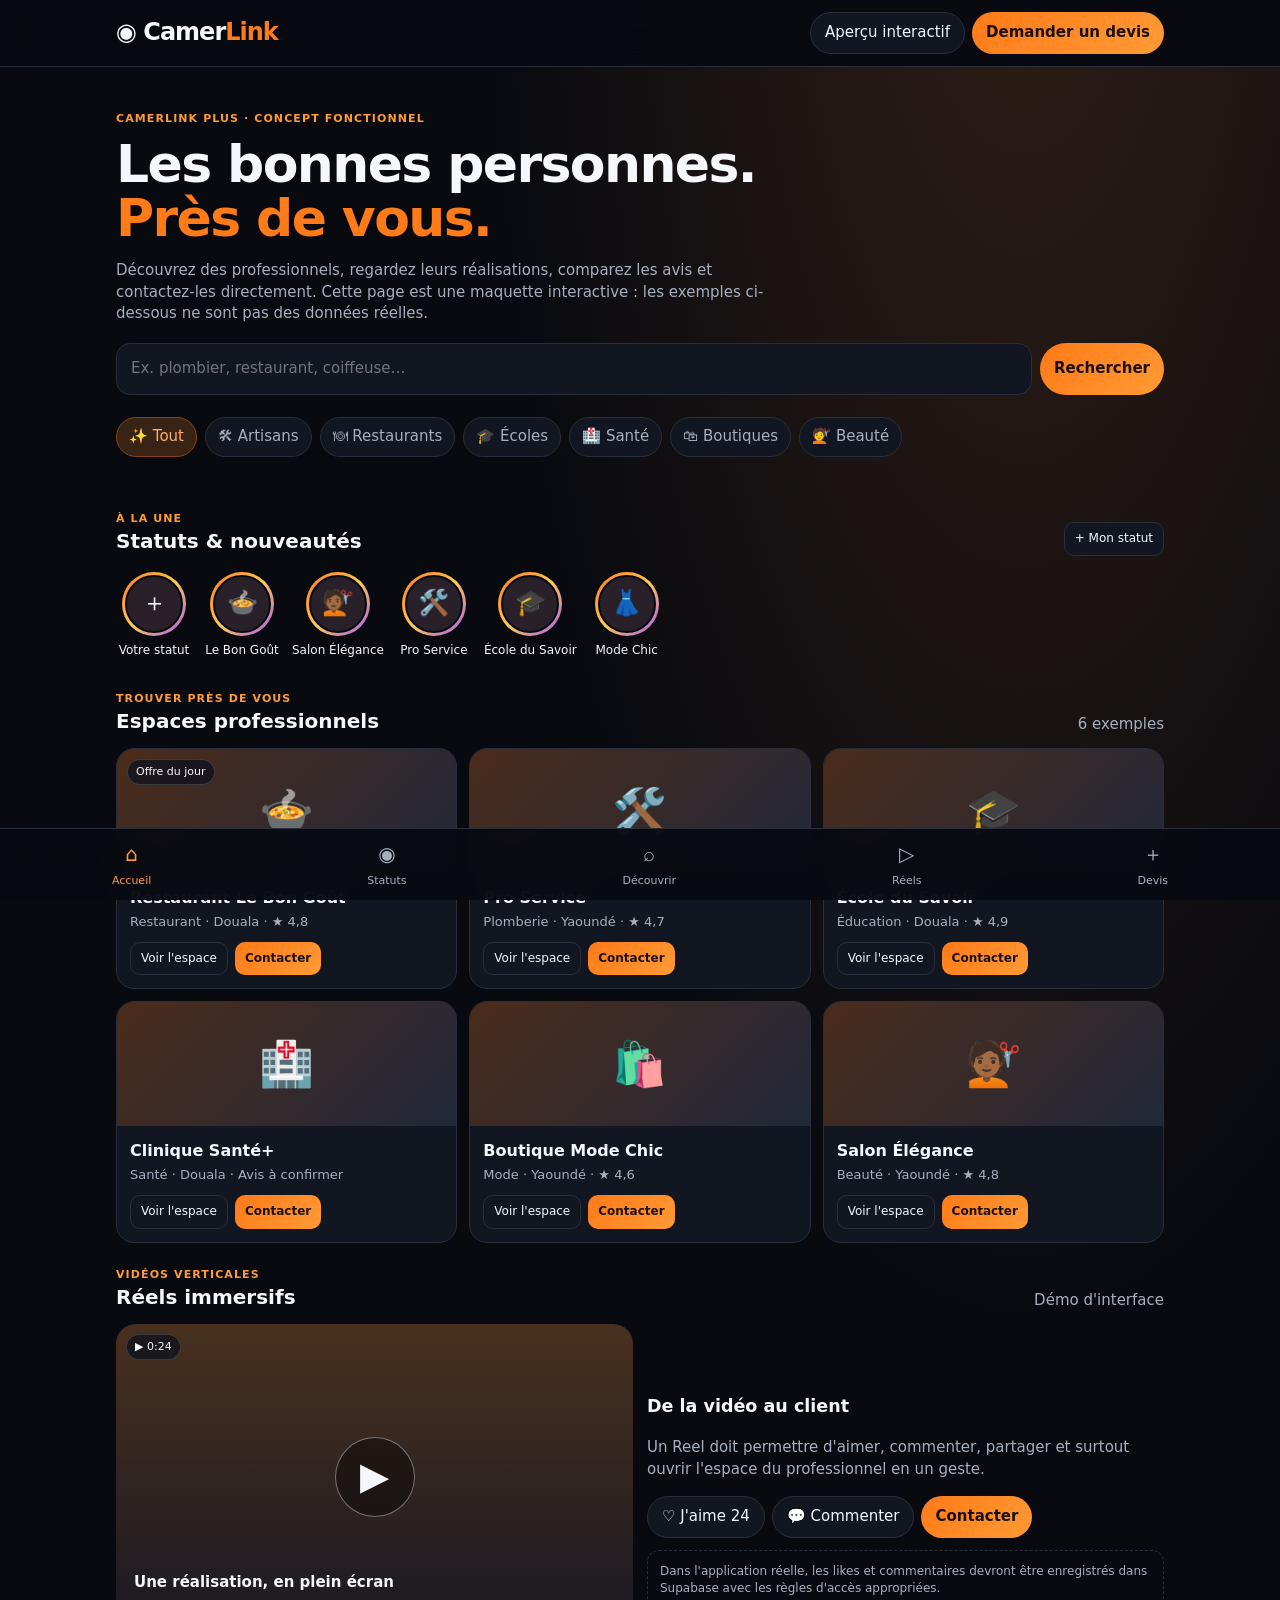
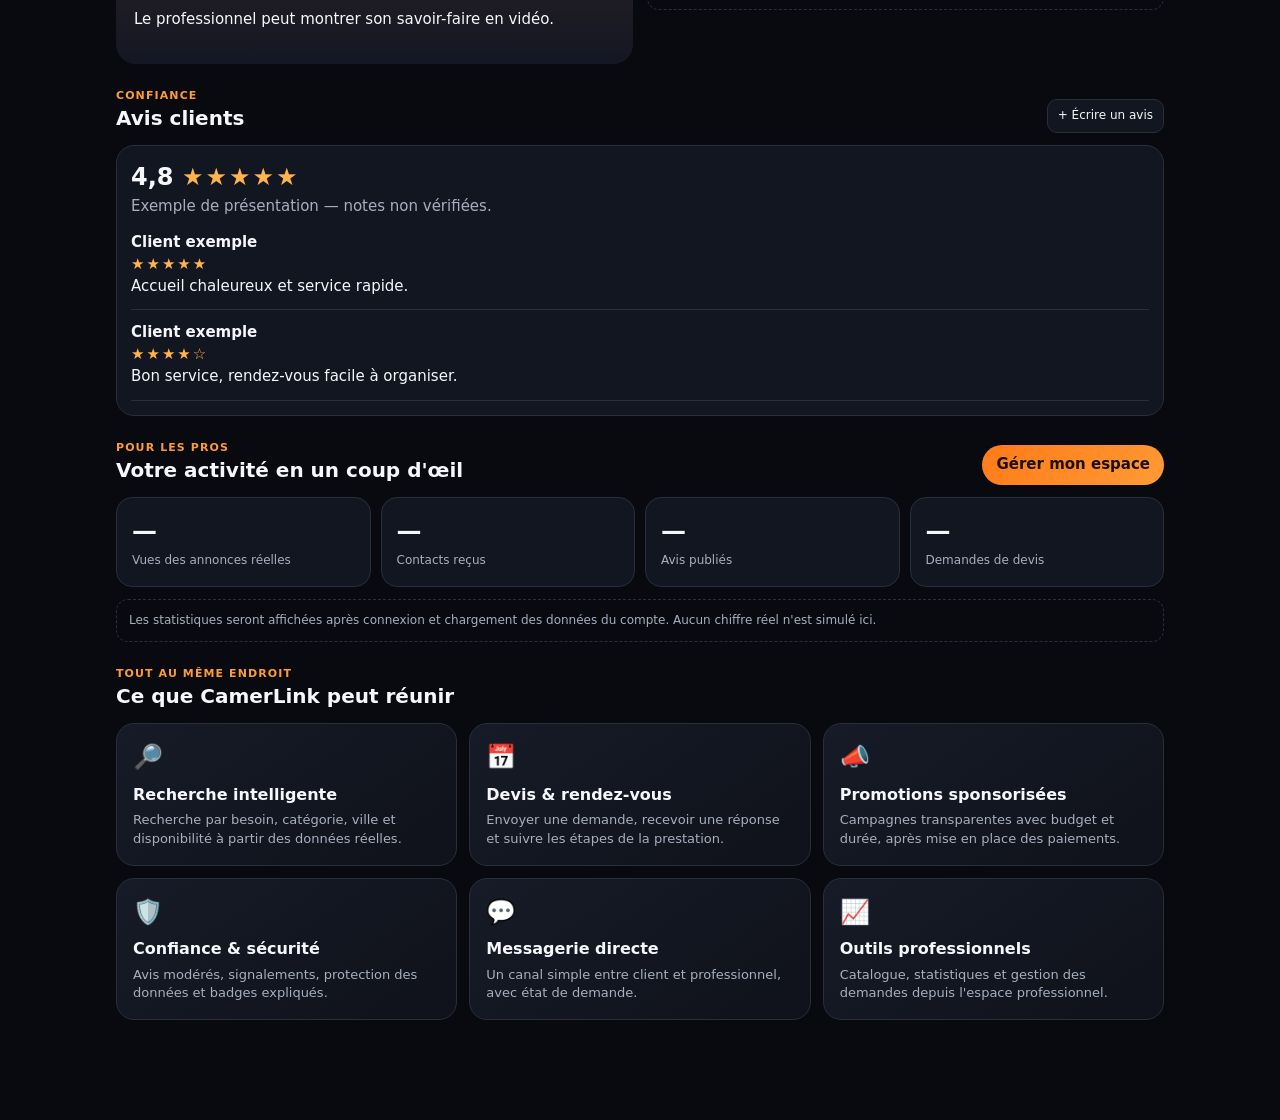
<file: aperçu-camerlink-plus.html>
<!doctype html>
<html lang="fr" data-theme="dark">
<head>
<meta charset="utf-8"><meta name="viewport" content="width=device-width,initial-scale=1,viewport-fit=cover">
<title>Aperçu CamerLink Plus</title>
<style>
:root{color-scheme:dark;--bg:#080a10;--panel:#121621;--line:#282e3c;--text:#f5f7fb;--muted:#a7afbf;--orange:#ff7a18;--orange2:#ff9b35;--green:#24c878}
*{box-sizing:border-box}body{margin:0;background:radial-gradient(ellipse at 80% -10%,#332016 0,transparent 38%),var(--bg);color:var(--text);font:15px/1.45 Inter,system-ui,sans-serif;padding-bottom:84px}button,input,select,textarea{font:inherit}button{cursor:pointer}.wrap{max-width:1080px;margin:auto;padding:16px}.top{display:flex;align-items:center;justify-content:space-between;gap:12px;position:sticky;top:0;z-index:5;background:#080a10eF;backdrop-filter:blur(18px);border-bottom:1px solid var(--line);padding:12px max(16px,calc((100vw - 1048px)/2))}.brand{font-size:24px;font-weight:900;letter-spacing:-1px}.brand span{color:var(--orange)}.pill,.btn{border:1px solid var(--line);border-radius:999px;padding:9px 14px;color:var(--text);background:var(--panel)}.btn.hot{background:linear-gradient(135deg,var(--orange),var(--orange2));color:#1b1008;border:0;font-weight:850}.hero{padding:28px 0 18px}.eyebrow{color:var(--orange2);font-weight:800;letter-spacing:.1em;text-transform:uppercase;font-size:11px}.hero h1{font-size:clamp(30px,5vw,52px);line-height:1.04;letter-spacing:-1.6px;margin:10px 0}.hero h1 em{color:var(--orange);font-style:normal}.hero p{color:var(--muted);max-width:650px}.search{display:flex;gap:8px;margin:18px 0}.search input{flex:1;min-width:0;background:var(--panel);color:var(--text);border:1px solid var(--line);border-radius:14px;padding:14px}.chips{display:flex;gap:8px;overflow:auto;padding:4px 0 12px}.chip{white-space:nowrap;border:1px solid var(--line);background:var(--panel);color:var(--muted);border-radius:999px;padding:8px 12px}.chip.active{background:#392315;color:#ffb06d;border-color:#874316}.section-head{display:flex;align-items:end;justify-content:space-between;gap:12px;margin:24px 0 12px}.section-head h2{font-size:20px;margin:0}.muted{color:var(--muted)}.stories{display:flex;gap:12px;overflow:auto;padding:4px 0 8px}.story{min-width:76px;text-align:center;font-size:12px}.ring{width:64px;height:64px;border-radius:50%;padding:3px;margin:0 auto 6px;background:linear-gradient(135deg,#ff7a18,#ffcc54,#a855f7)}.ring div{width:100%;height:100%;border-radius:50%;display:grid;place-items:center;background:#29202a;border:2px solid var(--bg);font-size:25px}.grid{display:grid;grid-template-columns:repeat(3,minmax(0,1fr));gap:12px}.card{background:var(--panel);border:1px solid var(--line);border-radius:18px;overflow:hidden}.cover{height:124px;background:linear-gradient(135deg,#4b2c1b,#22283a);display:grid;place-items:center;font-size:44px;position:relative}.tag{position:absolute;top:10px;left:10px;background:#10131dcc;border:1px solid #ffffff26;border-radius:999px;padding:4px 8px;font-size:11px}.cardbody{padding:13px}.cardbody h3{font-size:16px;margin:0 0 4px}.cardbody p{font-size:13px;color:var(--muted);margin:0 0 10px}.row{display:flex;gap:7px;flex-wrap:wrap}.mini{font-size:12px;padding:7px 10px;border-radius:10px}.features{display:grid;grid-template-columns:repeat(3,minmax(0,1fr));gap:12px}.feature{padding:16px;border:1px solid var(--line);background:linear-gradient(145deg,#171b27,#0f121a);border-radius:18px}.feature .ico{font-size:24px}.feature h3{font-size:16px;margin:8px 0 5px}.feature p{font-size:13px;color:var(--muted);margin:0}.dashboard{display:grid;grid-template-columns:repeat(4,1fr);gap:10px}.metric{padding:15px;border:1px solid var(--line);border-radius:16px;background:var(--panel)}.metric strong{display:block;font-size:25px}.metric span{font-size:12px;color:var(--muted)}.reel{display:grid;grid-template-columns:1fr 1fr;gap:14px;align-items:center}.reelvisual{min-height:340px;border-radius:20px;background:linear-gradient(180deg,#49301e,#141724);display:flex;align-items:end;padding:18px;position:relative;overflow:hidden}.reelvisual:before{content:"▶";position:absolute;left:50%;top:45%;transform:translate(-50%,-50%);font-size:38px;background:#0006;width:78px;height:78px;border-radius:50%;display:grid;place-items:center;border:1px solid #fff6}.review{padding:12px 0;border-bottom:1px solid var(--line)}.stars{color:#ffb34d;letter-spacing:2px}.bottom{position:fixed;bottom:0;left:0;right:0;z-index:6;display:flex;justify-content:space-around;background:#080a10ef;backdrop-filter:blur(18px);border-top:1px solid var(--line);padding:10px 4px calc(10px + env(safe-area-inset-bottom))}.bottom button{background:none;border:0;color:var(--muted);font-size:11px;display:grid;gap:4px;justify-items:center}.bottom button span{font-size:20px}.bottom button.active{color:var(--orange2)}.modal{position:fixed;inset:0;z-index:10;background:#000b;display:none;align-items:end;justify-content:center}.modal.open{display:flex}.sheet{background:var(--panel);border:1px solid var(--line);border-radius:22px 22px 0 0;padding:20px;width:min(100%,620px);max-height:85vh;overflow:auto}.sheet input,.sheet textarea,.sheet select{width:100%;background:var(--bg);color:var(--text);border:1px solid var(--line);border-radius:12px;padding:12px;margin:6px 0 12px}.sheet label{font-size:13px;color:var(--muted)}.notice{font-size:12px;color:var(--muted);padding:12px;border:1px dashed var(--line);border-radius:12px;margin-top:12px}.empty{display:none;color:var(--muted);padding:16px}.hide{display:none!important}@media(max-width:700px){.wrap{padding:12px}.top{padding:10px 12px}.grid{grid-template-columns:repeat(2,minmax(0,1fr))}.features{grid-template-columns:repeat(2,minmax(0,1fr))}.dashboard{grid-template-columns:repeat(2,1fr)}.reel{grid-template-columns:1fr}.reelvisual{min-height:290px}.hero{padding-top:22px}.cover{height:100px}.brand{font-size:21px}}@media(max-width:420px){.features{grid-template-columns:1fr}.grid{grid-template-columns:1fr 1fr}.cardbody{padding:10px}.cover{height:90px}}
</style></head>
<body>
<header class="top"><a href="/" class="brand" style="text-decoration:none;color:inherit">◉ Camer<span>Link</span></a><div class="row"><span class="pill">Aperçu interactif</span><button class="btn hot" id="openQuote">Demander un devis</button></div></header>
<main class="wrap">
<section class="hero"><div class="eyebrow">CamerLink Plus · concept fonctionnel</div><h1>Les bonnes personnes.<br><em>Près de vous.</em></h1><p>Découvrez des professionnels, regardez leurs réalisations, comparez les avis et contactez-les directement. Cette page est une maquette interactive : les exemples ci-dessous ne sont pas des données réelles.</p>
<div class="search"><input id="q" placeholder="Ex. plombier, restaurant, coiffeuse…"><button class="btn hot" id="find">Rechercher</button></div>
<div class="chips" id="filters"><button class="chip active" data-cat="Tous">✨ Tout</button><button class="chip" data-cat="Artisan">🛠 Artisans</button><button class="chip" data-cat="Restaurant">🍽 Restaurants</button><button class="chip" data-cat="Éducation">🎓 Écoles</button><button class="chip" data-cat="Santé">🏥 Santé</button><button class="chip" data-cat="Boutique">🛍 Boutiques</button><button class="chip" data-cat="Beauté">💇 Beauté</button></div></section>
<section><div class="section-head"><div><div class="eyebrow">À la une</div><h2>Statuts & nouveautés</h2></div><button class="btn mini" id="addStory">+ Mon statut</button></div><div class="stories" id="stories"><div class="story"><div class="ring"><div>＋</div></div>Votre statut</div><div class="story"><div class="ring"><div>🍲</div></div>Le Bon Goût</div><div class="story"><div class="ring"><div>💇🏾</div></div>Salon Élégance</div><div class="story"><div class="ring"><div>🛠️</div></div>Pro Service</div><div class="story"><div class="ring"><div>🎓</div></div>École du Savoir</div><div class="story"><div class="ring"><div>👗</div></div>Mode Chic</div></div></section>
<section><div class="section-head"><div><div class="eyebrow">Trouver près de vous</div><h2>Espaces professionnels</h2></div><span class="muted" id="count">6 exemples</span></div><div class="grid" id="businesses">
<article class="card" data-cat="Restaurant" data-search="restaurant le bon goût grillades douala"><div class="cover">🍲<span class="tag">Offre du jour</span></div><div class="cardbody"><h3>Restaurant Le Bon Goût</h3><p>Restaurant · Douala · ★ 4,8</p><div class="row"><button class="btn mini" data-action="profile">Voir l'espace</button><button class="btn mini hot" data-action="contact">Contacter</button></div></div></article>
<article class="card" data-cat="Artisan" data-search="pro service plomberie électricité yaoundé"><div class="cover">🛠️</div><div class="cardbody"><h3>Pro Service</h3><p>Plomberie · Yaoundé · ★ 4,7</p><div class="row"><button class="btn mini" data-action="profile">Voir l'espace</button><button class="btn mini hot" data-action="contact">Contacter</button></div></div></article>
<article class="card" data-cat="Éducation" data-search="école du savoir primaire douala"><div class="cover">🎓</div><div class="cardbody"><h3>École du Savoir</h3><p>Éducation · Douala · ★ 4,9</p><div class="row"><button class="btn mini" data-action="profile">Voir l'espace</button><button class="btn mini hot" data-action="contact">Contacter</button></div></div></article>
<article class="card" data-cat="Santé" data-search="clinique santé bonamoussadi douala"><div class="cover">🏥</div><div class="cardbody"><h3>Clinique Santé+</h3><p>Santé · Douala · Avis à confirmer</p><div class="row"><button class="btn mini" data-action="profile">Voir l'espace</button><button class="btn mini hot" data-action="contact">Contacter</button></div></div></article>
<article class="card" data-cat="Boutique" data-search="boutique mode chic vêtements yaoundé"><div class="cover">🛍️</div><div class="cardbody"><h3>Boutique Mode Chic</h3><p>Mode · Yaoundé · ★ 4,6</p><div class="row"><button class="btn mini" data-action="profile">Voir l'espace</button><button class="btn mini hot" data-action="contact">Contacter</button></div></div></article>
<article class="card" data-cat="Beauté" data-search="salon beauté élégance coiffure yaoundé"><div class="cover">💇🏾</div><div class="cardbody"><h3>Salon Élégance</h3><p>Beauté · Yaoundé · ★ 4,8</p><div class="row"><button class="btn mini" data-action="profile">Voir l'espace</button><button class="btn mini hot" data-action="contact">Contacter</button></div></div></article></div><p class="empty" id="empty">Aucun résultat dans cette maquette. Essayez une autre recherche.</p></section>
<section><div class="section-head"><div><div class="eyebrow">Vidéos verticales</div><h2>Réels immersifs</h2></div><span class="muted">Démo d'interface</span></div><div class="reel"><div class="reelvisual"><div><b>Une réalisation, en plein écran</b><p>Le professionnel peut montrer son savoir-faire en vidéo.</p></div><span class="tag">▶ 0:24</span></div><div><h3>De la vidéo au client</h3><p class="muted">Un Reel doit permettre d'aimer, commenter, partager et surtout ouvrir l'espace du professionnel en un geste.</p><div class="row"><button class="btn" id="like">♡ J'aime <span id="likes">24</span></button><button class="btn" id="comment">💬 Commenter</button><button class="btn hot" id="reelContact">Contacter</button></div><div class="notice">Dans l'application réelle, les likes et commentaires devront être enregistrés dans Supabase avec les règles d'accès appropriées.</div></div></div></section>
<section><div class="section-head"><div><div class="eyebrow">Confiance</div><h2>Avis clients</h2></div><button class="btn mini" id="addReview">+ Écrire un avis</button></div><div class="card" style="padding:14px"><div style="font-size:24px;font-weight:850">4,8 <span class="stars">★★★★★</span></div><p class="muted" style="margin:2px 0">Exemple de présentation — notes non vérifiées.</p><div class="review"><b>Client exemple</b><div class="stars">★★★★★</div><div>Accueil chaleureux et service rapide.</div></div><div class="review"><b>Client exemple</b><div class="stars">★★★★☆</div><div>Bon service, rendez-vous facile à organiser.</div></div></div></section>
<section><div class="section-head"><div><div class="eyebrow">Pour les pros</div><h2>Votre activité en un coup d'œil</h2></div><button class="btn hot" id="proAction">Gérer mon espace</button></div><div class="dashboard"><div class="metric"><strong>—</strong><span>Vues des annonces réelles</span></div><div class="metric"><strong>—</strong><span>Contacts reçus</span></div><div class="metric"><strong>—</strong><span>Avis publiés</span></div><div class="metric"><strong>—</strong><span>Demandes de devis</span></div></div><div class="notice">Les statistiques seront affichées après connexion et chargement des données du compte. Aucun chiffre réel n'est simulé ici.</div></section>
<section><div class="section-head"><div><div class="eyebrow">Tout au même endroit</div><h2>Ce que CamerLink peut réunir</h2></div></div><div class="features">
<div class="feature"><div class="ico">🔎</div><h3>Recherche intelligente</h3><p>Recherche par besoin, catégorie, ville et disponibilité à partir des données réelles.</p></div>
<div class="feature"><div class="ico">📅</div><h3>Devis & rendez-vous</h3><p>Envoyer une demande, recevoir une réponse et suivre les étapes de la prestation.</p></div>
<div class="feature"><div class="ico">📣</div><h3>Promotions sponsorisées</h3><p>Campagnes transparentes avec budget et durée, après mise en place des paiements.</p></div>
<div class="feature"><div class="ico">🛡️</div><h3>Confiance & sécurité</h3><p>Avis modérés, signalements, protection des données et badges expliqués.</p></div>
<div class="feature"><div class="ico">💬</div><h3>Messagerie directe</h3><p>Un canal simple entre client et professionnel, avec état de demande.</p></div>
<div class="feature"><div class="ico">📈</div><h3>Outils professionnels</h3><p>Catalogue, statistiques et gestion des demandes depuis l'espace professionnel.</p></div></div></section>
</main>
<nav class="bottom"><button class="active" data-scroll="top"><span>⌂</span>Accueil</button><button data-scroll="statuts"><span>◉</span>Statuts</button><button data-scroll="businesses"><span>⌕</span>Découvrir</button><button data-scroll="reels"><span>▷</span>Réels</button><button id="bottomQuote"><span>＋</span>Devis</button></nav>
<div class="modal" id="modal" role="dialog" aria-modal="true" aria-labelledby="modalTitle"><div class="sheet"><div class="row" style="justify-content:space-between;align-items:center"><h2 id="modalTitle">Demande</h2><button class="btn" id="closeModal">Fermer ✕</button></div><form id="quoteForm"><label for="kind">Type de demande</label><select id="kind"><option>Demande de devis</option><option>Prendre rendez-vous</option><option>Écrire un avis (maquette)</option><option>Publier un statut (maquette)</option></select><label for="name">Votre nom</label><input id="name" required maxlength="100" placeholder="Nom"><label for="need">Décrivez votre besoin</label><textarea id="need" required maxlength="800" rows="4" placeholder="Expliquez ce que vous recherchez…"></textarea><label for="phone">Téléphone (facultatif)</label><input id="phone" inputmode="tel" maxlength="30" placeholder="+237…"><button class="btn hot" type="submit" style="width:100%">Prévisualiser la demande</button></form><p class="notice" id="formResult">La maquette ne transmet pas cette demande à un professionnel.</p></div></div>
<script>
(function(){
const $=s=>document.querySelector(s), $$=s=>Array.from(document.querySelectorAll(s));let category='Tous';
function filter(){const q=($('#q').value||'').toLocaleLowerCase('fr');let n=0;$$('#businesses .card').forEach(c=>{const okCat=category==='Tous'||c.dataset.cat===category;const okQ=(c.dataset.search+' '+c.textContent).toLocaleLowerCase('fr').includes(q);c.classList.toggle('hide',!(okCat&&okQ));if(okCat&&okQ)n++});$('#count').textContent=n+' résultat(s)';$('#empty').style.display=n?'none':'block'}
$('#find').onclick=filter;$('#q').addEventListener('keydown',e=>{if(e.key==='Enter')filter()});$$('#filters .chip').forEach(b=>b.onclick=()=>{$$('#filters .chip').forEach(x=>x.classList.remove('active'));b.classList.add('active');category=b.dataset.cat;filter()});
function modal(kind){$('#modal').classList.add('open');$('#kind').value=kind||'Demande de devis';$('#formResult').textContent='La maquette ne transmet pas cette demande à un professionnel.'}
$('#openQuote').onclick=()=>modal('Demande de devis');$('#bottomQuote').onclick=()=>modal('Demande de devis');$('#addStory').onclick=()=>modal('Publier un statut (maquette)');$('#addReview').onclick=()=>modal('Écrire un avis (maquette)');$('#proAction').onclick=()=>modal('Demande de devis');$('#closeModal').onclick=()=>$('#modal').classList.remove('open');$('#modal').onclick=e=>{if(e.target.id==='modal')$('#modal').classList.remove('open')};
$('#quoteForm').onsubmit=e=>{e.preventDefault();$('#formResult').textContent='Aperçu prêt : '+$('#kind').value+' — '+$('#need').value+'. Rien n’a été envoyé. Connectez cette action à la messagerie CamerLink avant mise en production.';};
let liked=false;$('#like').onclick=()=>{liked=!liked;$('#like').innerHTML=(liked?'♥':'♡')+' J’aime <span id="likes">'+(liked?25:24)+'</span>'};$('#comment').onclick=()=>modal('Demande de devis');$('#reelContact').onclick=()=>modal('Demande de devis');
$$('[data-action="profile"]').forEach(b=>b.onclick=()=>{const c=b.closest('.card');modal('Demande de devis');$('#need').value='Je souhaite contacter '+c.querySelector('h3').textContent+'.';});
$$('[data-action="contact"]').forEach(b=>b.onclick=()=>{const c=b.closest('.card');modal('Demande de devis');$('#need').value='Je souhaite contacter '+c.querySelector('h3').textContent+'.';});
$$('[data-scroll]').forEach(b=>b.onclick=()=>{const map={top:'.top',statuts:'#stories',businesses:'#businesses',reels:'.reel'};$(map[b.dataset.scroll])?.scrollIntoView({behavior:'smooth',block:'start'});$$('.bottom button').forEach(x=>x.classList.remove('active'));b.classList.add('active')});
})();
</script></body></html>
</file>
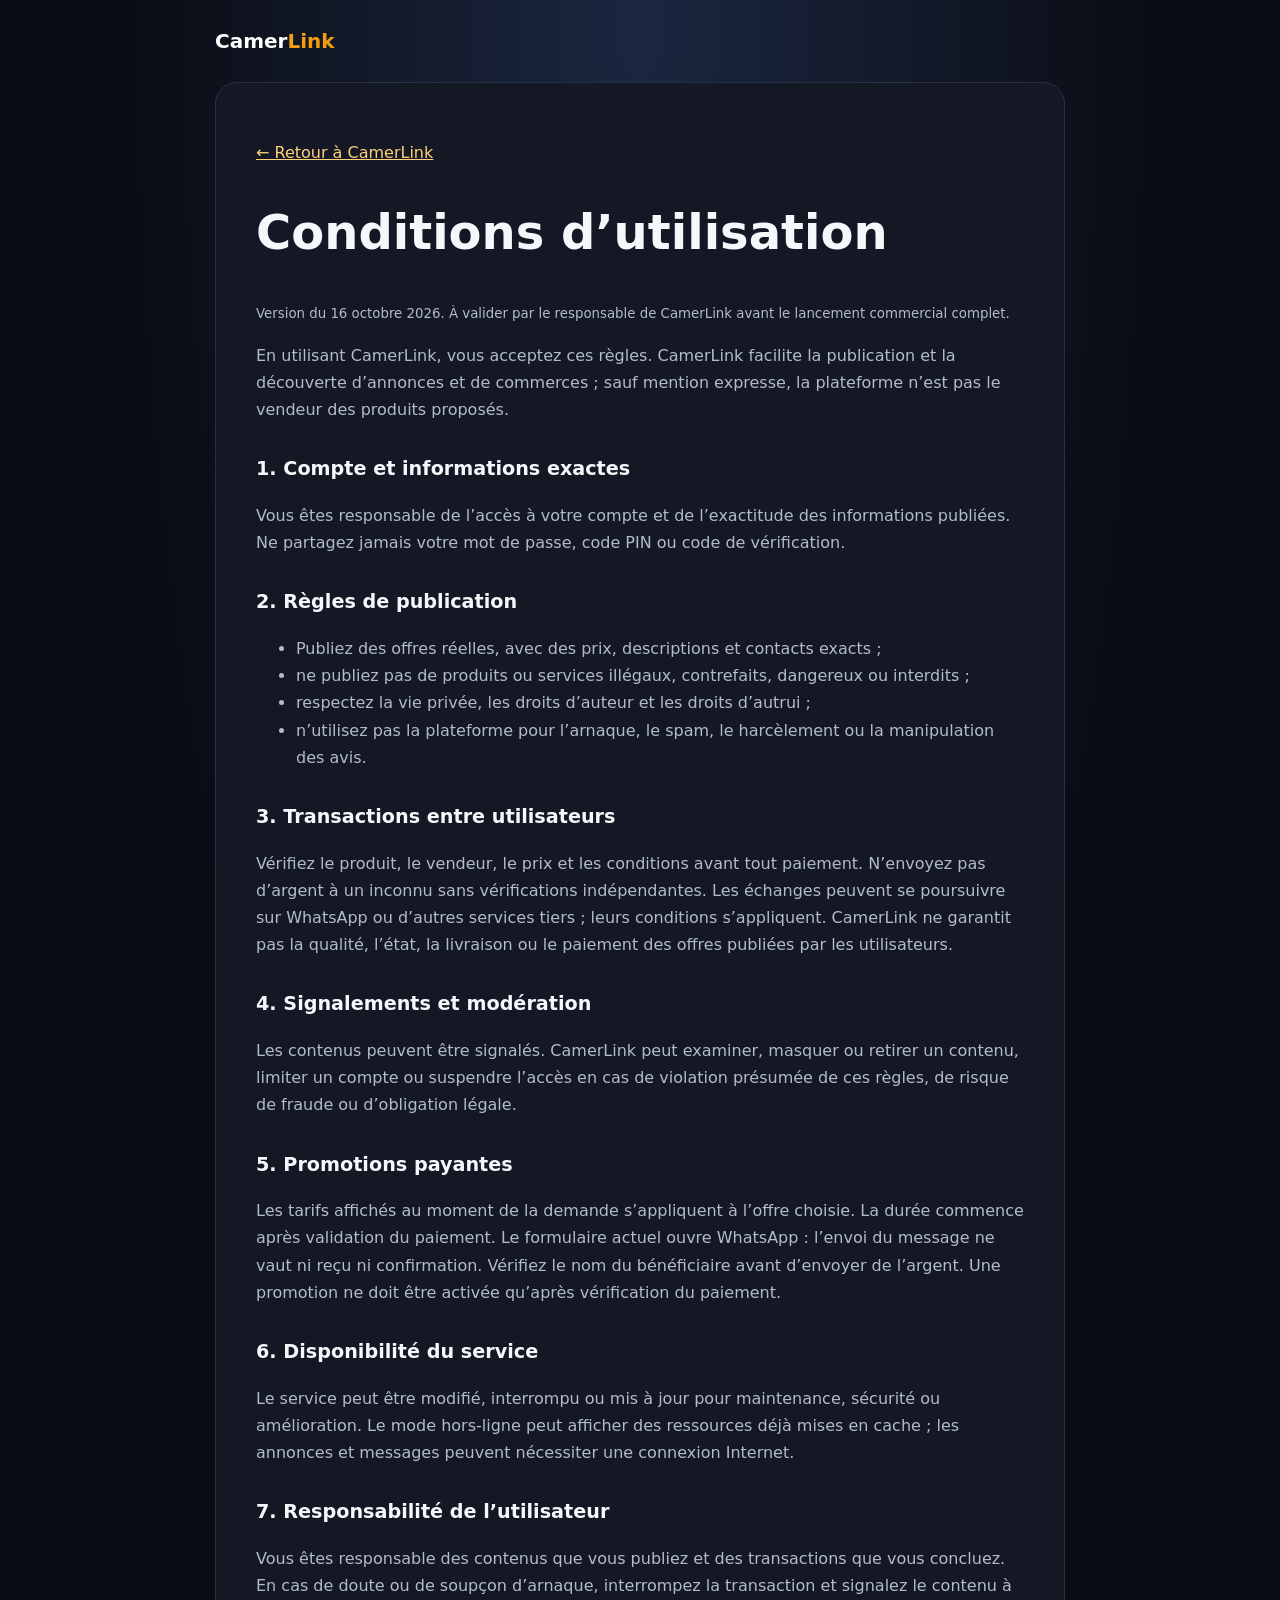
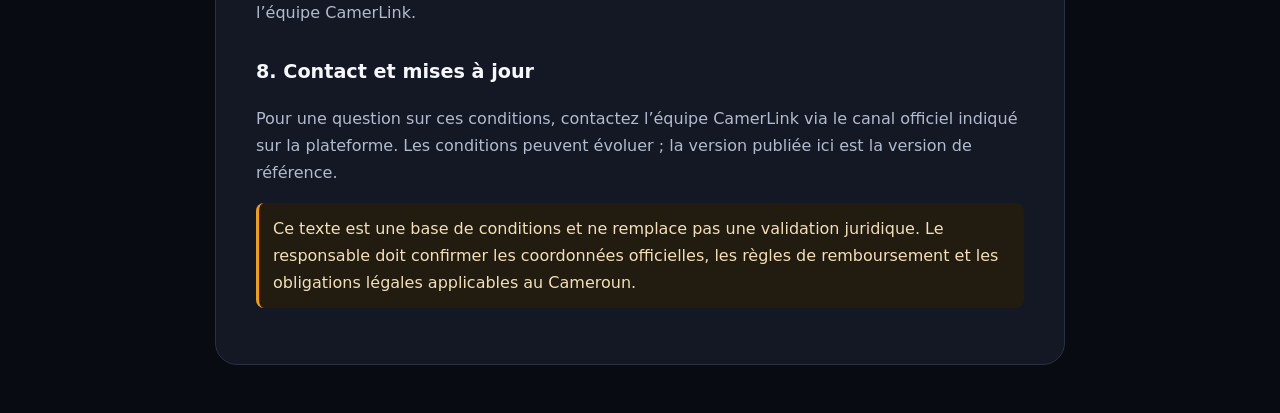
<file: conditions.html>
<!doctype html>
<html lang="fr"><head><meta charset="utf-8"><meta name="viewport" content="width=device-width,initial-scale=1"><meta name="theme-color" content="#090b12"><meta name="robots" content="index,follow"><title>Conditions d’utilisation — CamerLink</title><meta name="description" content="Règles d’utilisation, publication et promotions sur CamerLink."><style>:root{color-scheme:dark;--bg:#090b12;--panel:#141824;--line:#293044;--text:#f5f7fb;--muted:#b2bbcd;--accent:#f59e0b}*{box-sizing:border-box}body{margin:0;background:radial-gradient(ellipse at top,#1b2740 0,var(--bg) 60%);color:var(--text);font:16px/1.7 system-ui,sans-serif;padding:24px 16px 48px}.wrap{max-width:850px;margin:auto}.brand{color:#fff;text-decoration:none;font-weight:900;font-size:1.25rem}.brand span{color:var(--accent)}.panel{margin-top:24px;padding:clamp(20px,5vw,40px);background:var(--panel);border:1px solid var(--line);border-radius:22px}h1{font-size:clamp(2rem,6vw,3rem);line-height:1.1}h2{margin-top:30px;font-size:1.2rem}p,li,small{color:var(--muted)}a{color:#ffd27a}.notice{padding:12px 14px;border-left:3px solid var(--accent);background:#211b10;border-radius:8px;color:#f3dfb8}</style></head>
<body><main class="wrap"><a class="brand" href="/">Camer<span>Link</span></a><article class="panel"><p><a href="/">← Retour à CamerLink</a></p><h1>Conditions d’utilisation</h1><p><small>Version du 16 octobre 2026. À valider par le responsable de CamerLink avant le lancement commercial complet.</small></p>
<p>En utilisant CamerLink, vous acceptez ces règles. CamerLink facilite la publication et la découverte d’annonces et de commerces ; sauf mention expresse, la plateforme n’est pas le vendeur des produits proposés.</p>
<h2>1. Compte et informations exactes</h2><p>Vous êtes responsable de l’accès à votre compte et de l’exactitude des informations publiées. Ne partagez jamais votre mot de passe, code PIN ou code de vérification.</p>
<h2>2. Règles de publication</h2><ul><li>Publiez des offres réelles, avec des prix, descriptions et contacts exacts ;</li><li>ne publiez pas de produits ou services illégaux, contrefaits, dangereux ou interdits ;</li><li>respectez la vie privée, les droits d’auteur et les droits d’autrui ;</li><li>n’utilisez pas la plateforme pour l’arnaque, le spam, le harcèlement ou la manipulation des avis.</li></ul>
<h2>3. Transactions entre utilisateurs</h2><p>Vérifiez le produit, le vendeur, le prix et les conditions avant tout paiement. N’envoyez pas d’argent à un inconnu sans vérifications indépendantes. Les échanges peuvent se poursuivre sur WhatsApp ou d’autres services tiers ; leurs conditions s’appliquent. CamerLink ne garantit pas la qualité, l’état, la livraison ou le paiement des offres publiées par les utilisateurs.</p>
<h2>4. Signalements et modération</h2><p>Les contenus peuvent être signalés. CamerLink peut examiner, masquer ou retirer un contenu, limiter un compte ou suspendre l’accès en cas de violation présumée de ces règles, de risque de fraude ou d’obligation légale.</p>
<h2>5. Promotions payantes</h2><p>Les tarifs affichés au moment de la demande s’appliquent à l’offre choisie. La durée commence après validation du paiement. Le formulaire actuel ouvre WhatsApp : l’envoi du message ne vaut ni reçu ni confirmation. Vérifiez le nom du bénéficiaire avant d’envoyer de l’argent. Une promotion ne doit être activée qu’après vérification du paiement.</p>
<h2>6. Disponibilité du service</h2><p>Le service peut être modifié, interrompu ou mis à jour pour maintenance, sécurité ou amélioration. Le mode hors-ligne peut afficher des ressources déjà mises en cache ; les annonces et messages peuvent nécessiter une connexion Internet.</p>
<h2>7. Responsabilité de l’utilisateur</h2><p>Vous êtes responsable des contenus que vous publiez et des transactions que vous concluez. En cas de doute ou de soupçon d’arnaque, interrompez la transaction et signalez le contenu à l’équipe CamerLink.</p>
<h2>8. Contact et mises à jour</h2><p>Pour une question sur ces conditions, contactez l’équipe CamerLink via le canal officiel indiqué sur la plateforme. Les conditions peuvent évoluer ; la version publiée ici est la version de référence.</p>
<p class="notice">Ce texte est une base de conditions et ne remplace pas une validation juridique. Le responsable doit confirmer les coordonnées officielles, les règles de remboursement et les obligations légales applicables au Cameroun.</p></article></main></body></html>
</file>
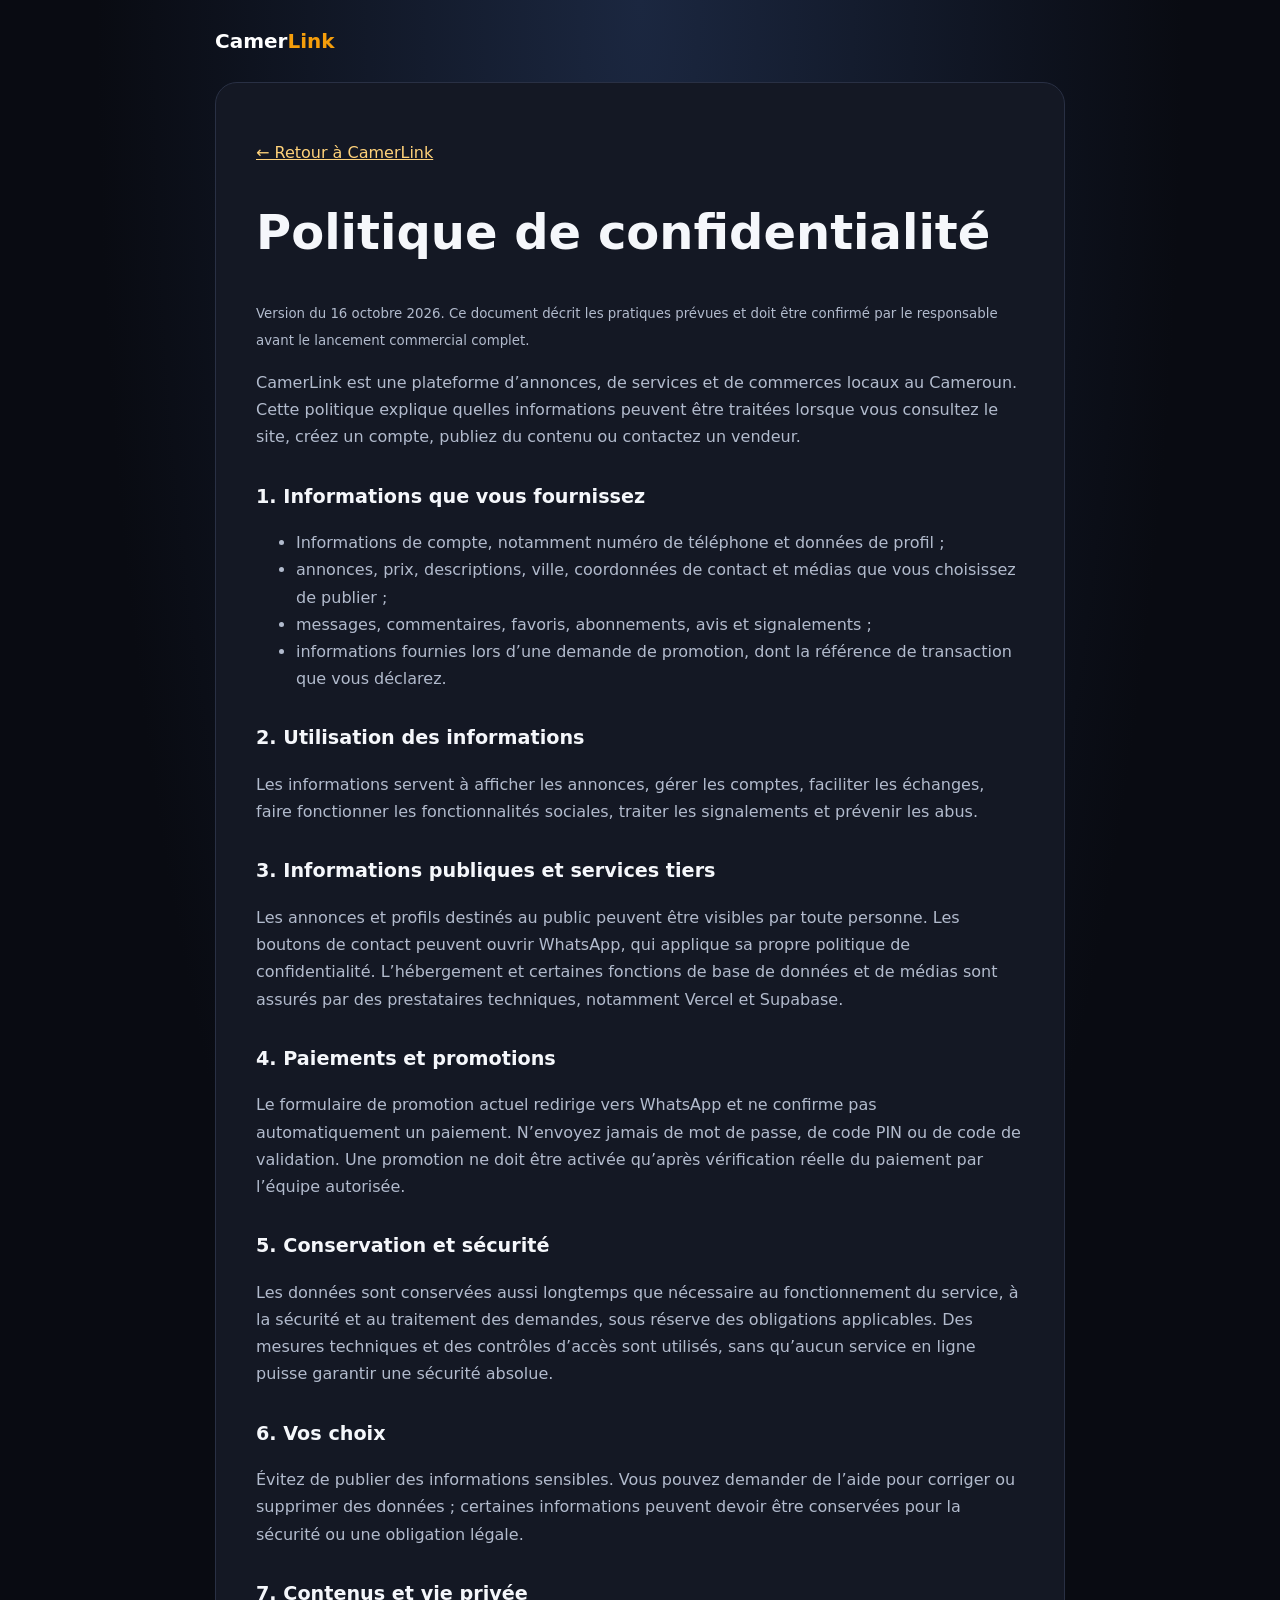
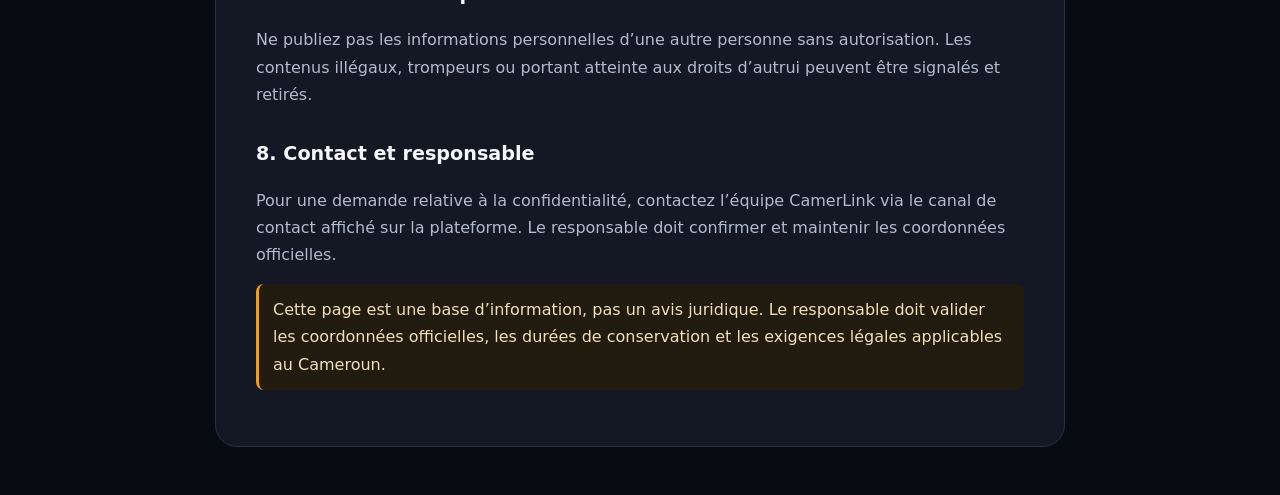
<file: confidentialite.html>
<!doctype html>
<html lang="fr"><head><meta charset="utf-8"><meta name="viewport" content="width=device-width,initial-scale=1"><meta name="theme-color" content="#090b12"><meta name="robots" content="index,follow"><title>Politique de confidentialité — CamerLink</title><meta name="description" content="Comment CamerLink utilise et protège les informations partagées sur la plateforme."><style>:root{color-scheme:dark;--bg:#090b12;--panel:#141824;--line:#293044;--text:#f5f7fb;--muted:#b2bbcd;--accent:#f59e0b}*{box-sizing:border-box}body{margin:0;background:radial-gradient(ellipse at top,#1b2740 0,var(--bg) 60%);color:var(--text);font:16px/1.7 system-ui,sans-serif;padding:24px 16px 48px}.wrap{max-width:850px;margin:auto}.brand{color:#fff;text-decoration:none;font-weight:900;font-size:1.25rem}.brand span{color:var(--accent)}.panel{margin-top:24px;padding:clamp(20px,5vw,40px);background:var(--panel);border:1px solid var(--line);border-radius:22px}h1{font-size:clamp(2rem,6vw,3rem);line-height:1.1}h2{margin-top:30px;font-size:1.2rem}p,li,small{color:var(--muted)}a{color:#ffd27a}.notice{padding:12px 14px;border-left:3px solid var(--accent);background:#211b10;border-radius:8px;color:#f3dfb8}</style></head>
<body><main class="wrap"><a class="brand" href="/">Camer<span>Link</span></a><article class="panel"><p><a href="/">← Retour à CamerLink</a></p><h1>Politique de confidentialité</h1><p><small>Version du 16 octobre 2026. Ce document décrit les pratiques prévues et doit être confirmé par le responsable avant le lancement commercial complet.</small></p>
<p>CamerLink est une plateforme d’annonces, de services et de commerces locaux au Cameroun. Cette politique explique quelles informations peuvent être traitées lorsque vous consultez le site, créez un compte, publiez du contenu ou contactez un vendeur.</p>
<h2>1. Informations que vous fournissez</h2><ul><li>Informations de compte, notamment numéro de téléphone et données de profil ;</li><li>annonces, prix, descriptions, ville, coordonnées de contact et médias que vous choisissez de publier ;</li><li>messages, commentaires, favoris, abonnements, avis et signalements ;</li><li>informations fournies lors d’une demande de promotion, dont la référence de transaction que vous déclarez.</li></ul>
<h2>2. Utilisation des informations</h2><p>Les informations servent à afficher les annonces, gérer les comptes, faciliter les échanges, faire fonctionner les fonctionnalités sociales, traiter les signalements et prévenir les abus.</p>
<h2>3. Informations publiques et services tiers</h2><p>Les annonces et profils destinés au public peuvent être visibles par toute personne. Les boutons de contact peuvent ouvrir WhatsApp, qui applique sa propre politique de confidentialité. L’hébergement et certaines fonctions de base de données et de médias sont assurés par des prestataires techniques, notamment Vercel et Supabase.</p>
<h2>4. Paiements et promotions</h2><p>Le formulaire de promotion actuel redirige vers WhatsApp et ne confirme pas automatiquement un paiement. N’envoyez jamais de mot de passe, de code PIN ou de code de validation. Une promotion ne doit être activée qu’après vérification réelle du paiement par l’équipe autorisée.</p>
<h2>5. Conservation et sécurité</h2><p>Les données sont conservées aussi longtemps que nécessaire au fonctionnement du service, à la sécurité et au traitement des demandes, sous réserve des obligations applicables. Des mesures techniques et des contrôles d’accès sont utilisés, sans qu’aucun service en ligne puisse garantir une sécurité absolue.</p>
<h2>6. Vos choix</h2><p>Évitez de publier des informations sensibles. Vous pouvez demander de l’aide pour corriger ou supprimer des données ; certaines informations peuvent devoir être conservées pour la sécurité ou une obligation légale.</p>
<h2>7. Contenus et vie privée</h2><p>Ne publiez pas les informations personnelles d’une autre personne sans autorisation. Les contenus illégaux, trompeurs ou portant atteinte aux droits d’autrui peuvent être signalés et retirés.</p>
<h2>8. Contact et responsable</h2><p>Pour une demande relative à la confidentialité, contactez l’équipe CamerLink via le canal de contact affiché sur la plateforme. Le responsable doit confirmer et maintenir les coordonnées officielles.</p>
<p class="notice">Cette page est une base d’information, pas un avis juridique. Le responsable doit valider les coordonnées officielles, les durées de conservation et les exigences légales applicables au Cameroun.</p></article></main></body></html>
</file>
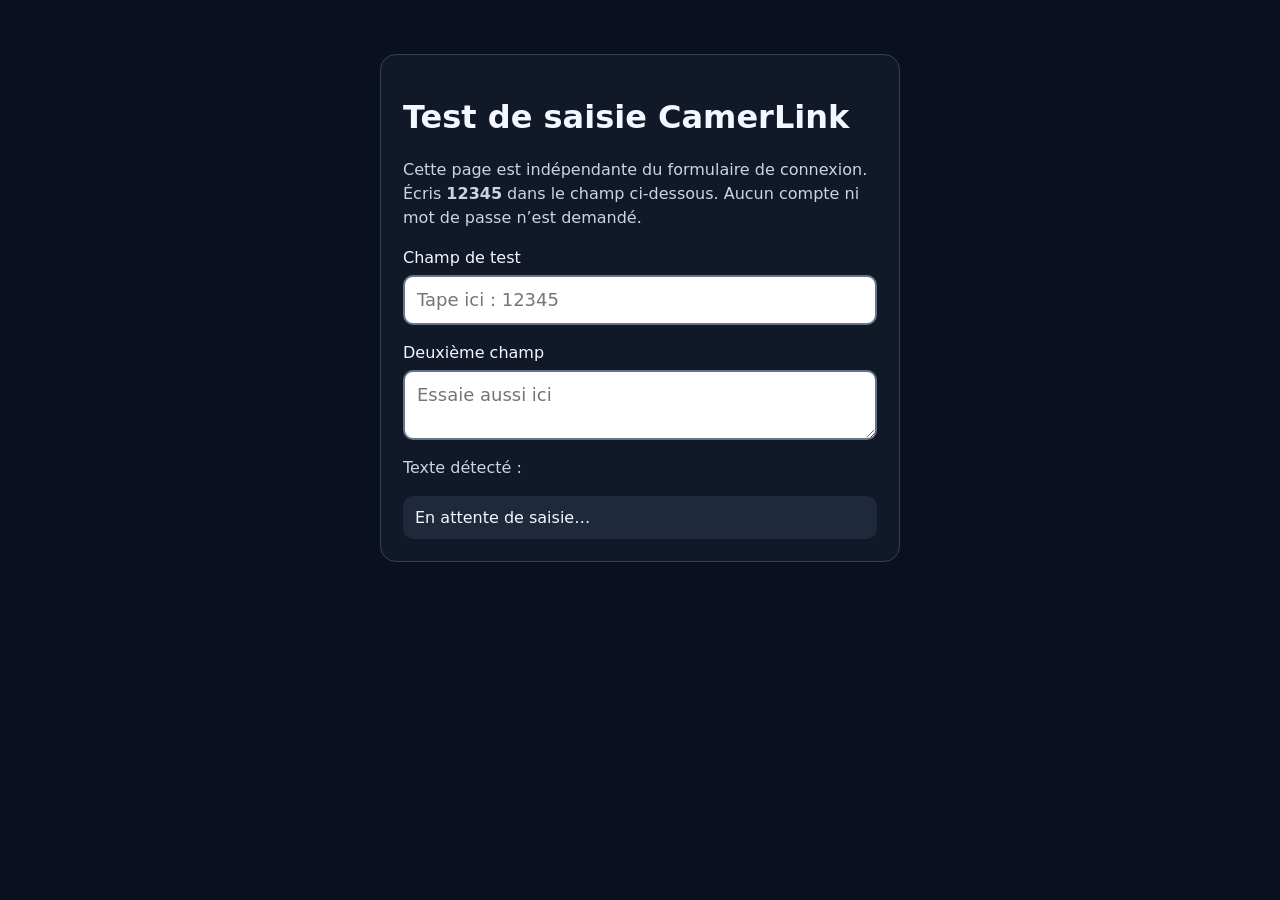
<file: input-test.html>
<!doctype html>
<html lang="fr">
<head>
<meta charset="utf-8">
<meta name="viewport" content="width=device-width,initial-scale=1,maximum-scale=1">
<title>Test de saisie CamerLink</title>
<style>
*{box-sizing:border-box}
body{margin:0;padding:24px;font:16px system-ui,sans-serif;background:#0b1020;color:#f4f7ff}
main{max-width:520px;margin:30px auto;padding:22px;border:1px solid #334155;border-radius:16px;background:#111827}
label{display:block;margin:18px 0 8px}
input,textarea{display:block;width:100%;min-height:50px;padding:12px;border:2px solid #64748b;border-radius:10px;background:#fff;color:#111;font:18px system-ui,sans-serif;user-select:text;-webkit-user-select:text;pointer-events:auto}
p{line-height:1.5;color:#cbd5e1}
#result{padding:12px;border-radius:10px;background:#1e293b;overflow-wrap:anywhere}
</style>
</head>
<body>
<main>
<h1>Test de saisie CamerLink</h1>
<p>Cette page est indépendante du formulaire de connexion. Écris <strong>12345</strong> dans le champ ci-dessous. Aucun compte ni mot de passe n’est demandé.</p>
<label for="test">Champ de test</label>
<input id="test" type="text" inputmode="text" autocomplete="off" placeholder="Tape ici : 12345">
<label for="test2">Deuxième champ</label>
<textarea id="test2" rows="2" placeholder="Essaie aussi ici"></textarea>
<p>Texte détecté :</p><div id="result">En attente de saisie…</div>
<script>
(function(){
 const a=document.getElementById('test'),b=document.getElementById('test2'),out=document.getElementById('result');
 function update(){out.textContent='Champ 1 : '+JSON.stringify(a.value)+' | Champ 2 : '+JSON.stringify(b.value)}
 a.addEventListener('input',update);b.addEventListener('input',update);
 a.addEventListener('keydown',function(){out.textContent='Clavier détecté dans le champ 1; valeur : '+JSON.stringify(a.value)});
 b.addEventListener('keydown',function(){out.textContent='Clavier détecté dans le champ 2; valeur : '+JSON.stringify(b.value)});
})();
</script>
</main>
</body>
</html>
</file>
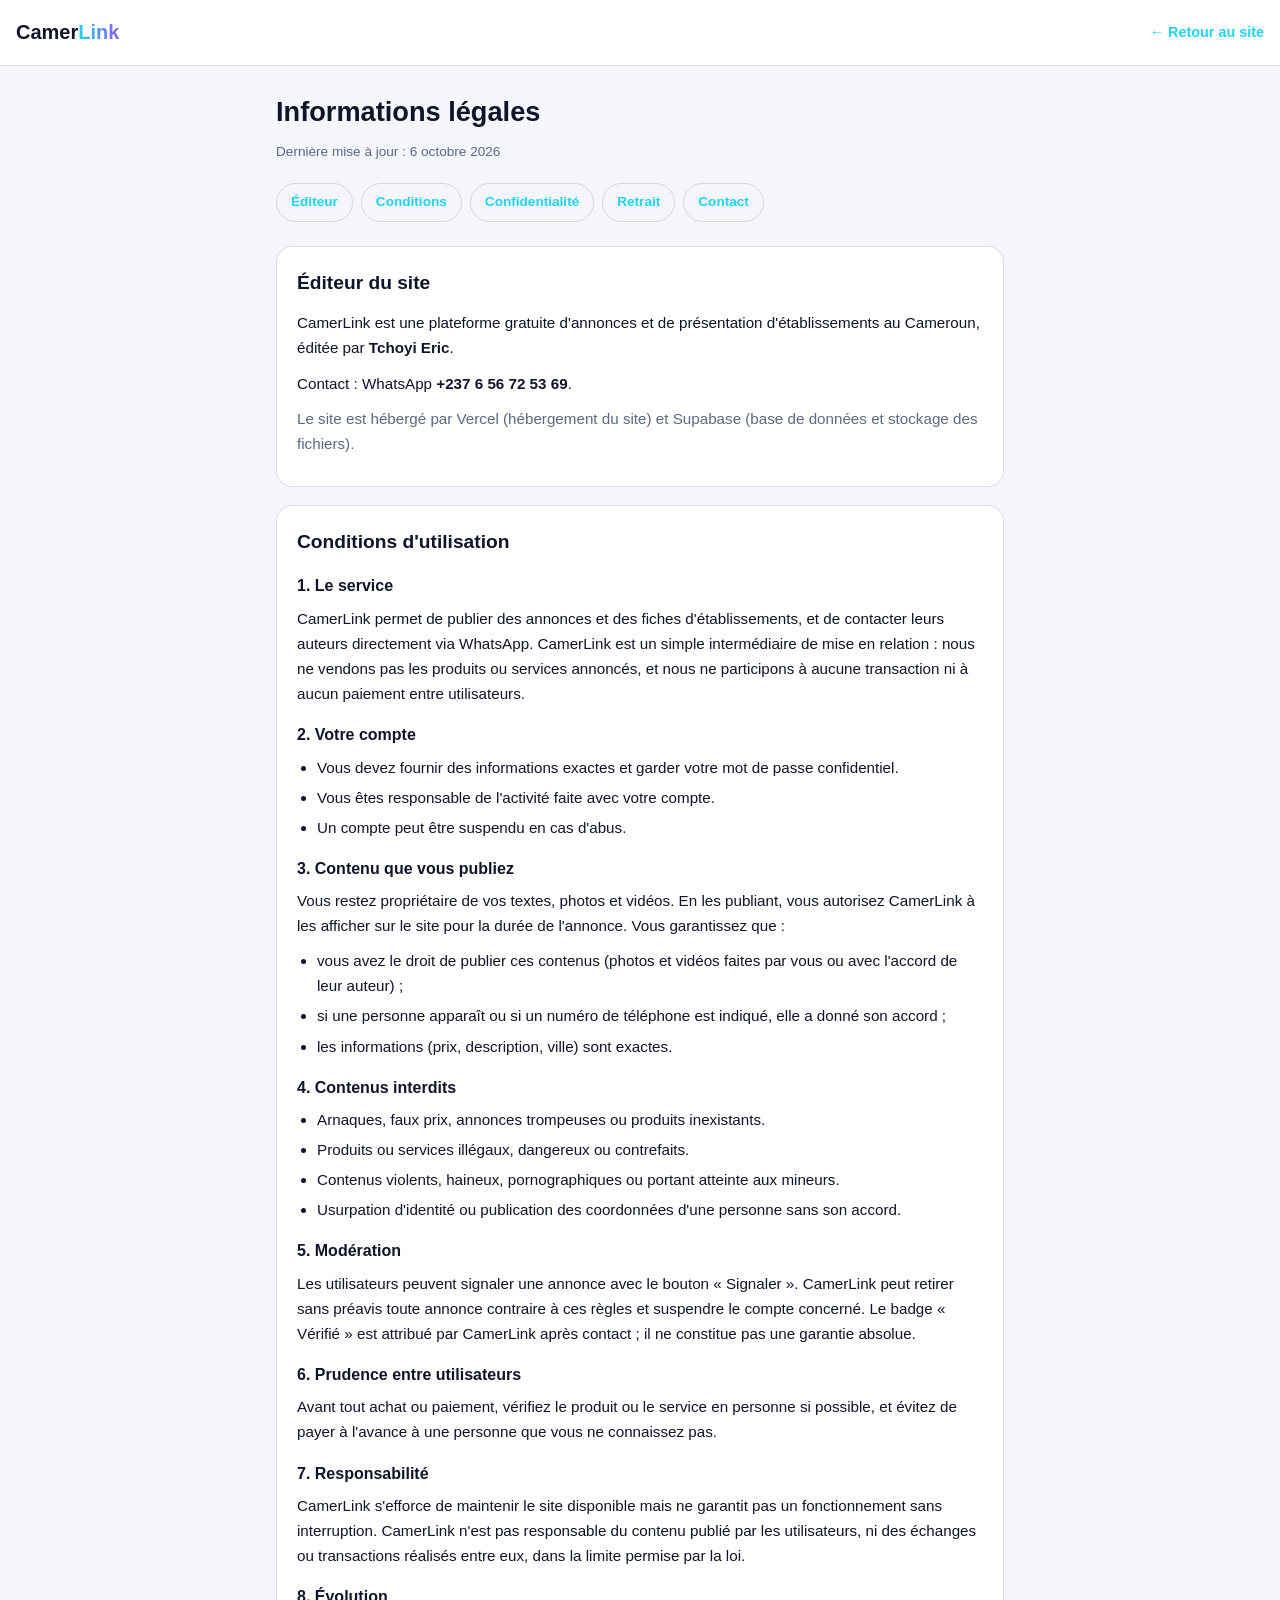
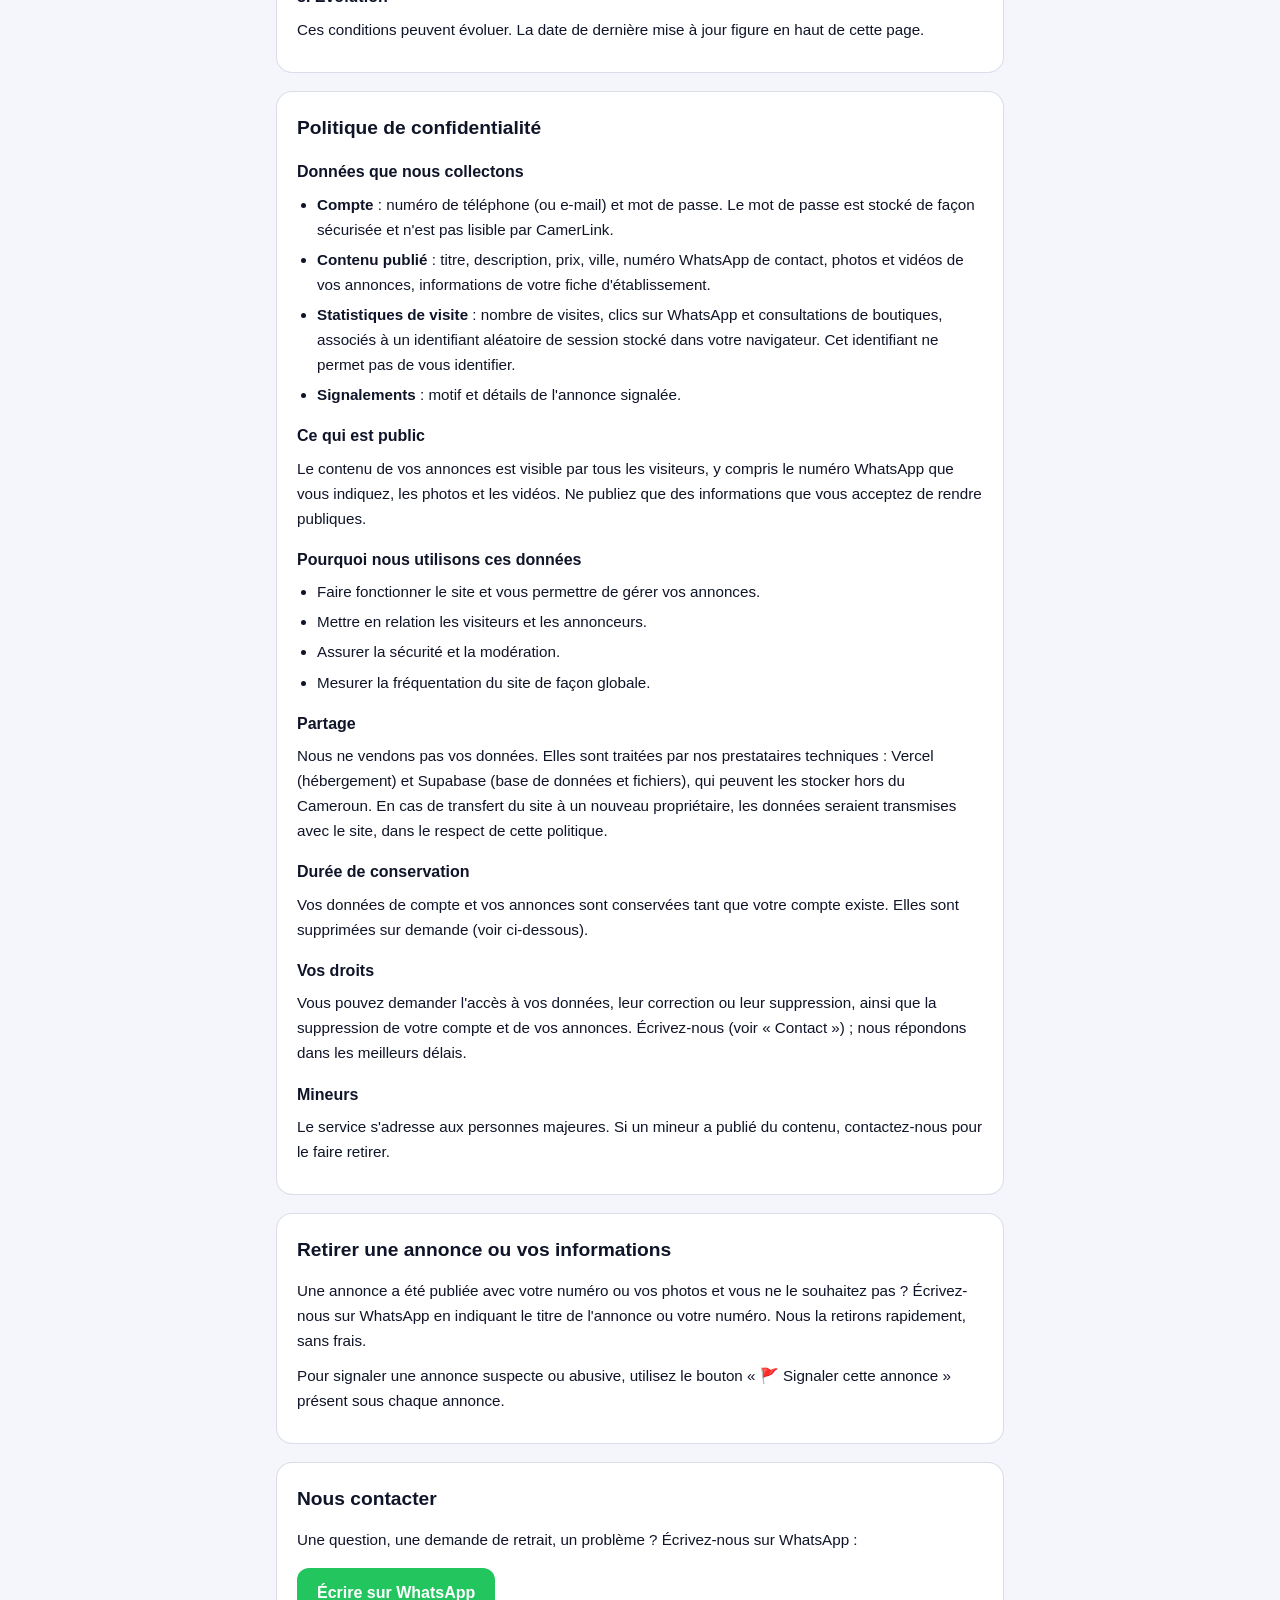
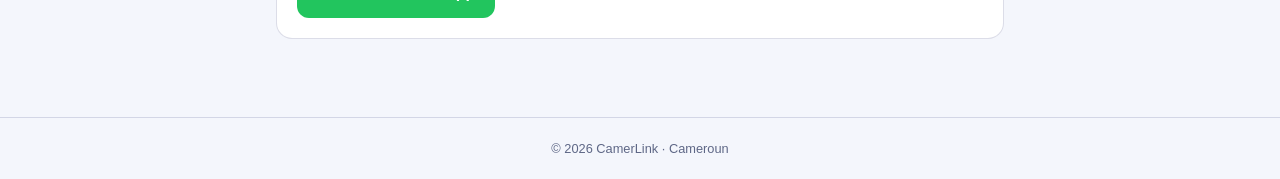
<file: legal.html>
<!DOCTYPE html>
<html lang="fr">
<head>
<meta charset="UTF-8">
<meta name="viewport" content="width=device-width, initial-scale=1.0">
<title>Conditions, confidentialité et contact · CamerLink</title>
<meta name="description" content="Conditions d'utilisation, politique de confidentialité et contact de CamerLink.">
<style>
  :root{--bg:#05060D;--surface:#0B0D1A;--text:#F5F7FF;--muted:#8F98B8;--a1:#22D3EE;--a2:#8B5CF6;--border:rgba(139,152,255,.18);--wa:#22C55E}
  @media (prefers-color-scheme: light){:root{--bg:#F4F6FC;--surface:#FFFFFF;--text:#101428;--muted:#5E6786;--border:rgba(60,70,130,.18)}}
  *{box-sizing:border-box;margin:0;padding:0}
  body{background:var(--bg);color:var(--text);font-family:-apple-system,BlinkMacSystemFont,"Segoe UI",Roboto,sans-serif;line-height:1.65;font-size:16px}
  header{padding:16px;border-bottom:1px solid var(--border);display:flex;justify-content:space-between;align-items:center;background:var(--surface)}
  .logo{font-weight:800;font-size:1.25rem;text-decoration:none;color:var(--text)}
  .logo span{background:linear-gradient(90deg,var(--a1),var(--a2));-webkit-background-clip:text;background-clip:text;color:transparent}
  .back{color:var(--a1);text-decoration:none;font-weight:600;font-size:.9rem}
  main{max-width:760px;margin:0 auto;padding:24px 16px 60px}
  h1{font-size:1.7rem;margin-bottom:6px}
  .date{color:var(--muted);font-size:.85rem;margin-bottom:20px}
  nav.toc{display:flex;flex-wrap:wrap;gap:8px;margin-bottom:24px}
  nav.toc a{padding:7px 14px;border:1px solid var(--border);border-radius:999px;text-decoration:none;color:var(--a1);font-size:.85rem;font-weight:600}
  section{background:var(--surface);border:1px solid var(--border);border-radius:16px;padding:20px;margin-bottom:18px;scroll-margin-top:12px}
  h2{font-size:1.2rem;margin-bottom:12px}
  h3{font-size:1rem;margin:16px 0 6px}
  p,li{color:var(--text);font-size:.95rem}
  p{margin-bottom:10px}
  ul{margin:0 0 10px 20px}
  li{margin-bottom:5px}
  .muted{color:var(--muted)}
  .btn{display:inline-block;margin-top:6px;padding:12px 20px;background:var(--wa);color:#fff;text-decoration:none;border-radius:12px;font-weight:700}
  a{color:var(--a1)}
  footer{text-align:center;color:var(--muted);font-size:.8rem;padding:20px 16px;border-top:1px solid var(--border)}
</style>
</head>
<body>
<header>
  <a class="logo" href="/">Camer<span>Link</span></a>
  <a class="back" href="/">← Retour au site</a>
</header>
<main>
  <h1>Informations légales</h1>
  <p class="date">Dernière mise à jour : 6 octobre 2026</p>

  <nav class="toc">
    <a href="#editeur">Éditeur</a>
    <a href="#conditions">Conditions</a>
    <a href="#confidentialite">Confidentialité</a>
    <a href="#retrait">Retrait</a>
    <a href="#contact">Contact</a>
  </nav>

  <section id="editeur">
    <h2>Éditeur du site</h2>
    <p>CamerLink est une plateforme gratuite d'annonces et de présentation d'établissements au Cameroun, éditée par <strong>Tchoyi Eric</strong>.</p>
    <p>Contact : WhatsApp <strong>+237 6 56 72 53 69</strong>.</p>
    <p class="muted">Le site est hébergé par Vercel (hébergement du site) et Supabase (base de données et stockage des fichiers).</p>
  </section>

  <section id="conditions">
    <h2>Conditions d'utilisation</h2>

    <h3>1. Le service</h3>
    <p>CamerLink permet de publier des annonces et des fiches d'établissements, et de contacter leurs auteurs directement via WhatsApp. CamerLink est un simple intermédiaire de mise en relation : nous ne vendons pas les produits ou services annoncés, et nous ne participons à aucune transaction ni à aucun paiement entre utilisateurs.</p>

    <h3>2. Votre compte</h3>
    <ul>
      <li>Vous devez fournir des informations exactes et garder votre mot de passe confidentiel.</li>
      <li>Vous êtes responsable de l'activité faite avec votre compte.</li>
      <li>Un compte peut être suspendu en cas d'abus.</li>
    </ul>

    <h3>3. Contenu que vous publiez</h3>
    <p>Vous restez propriétaire de vos textes, photos et vidéos. En les publiant, vous autorisez CamerLink à les afficher sur le site pour la durée de l'annonce. Vous garantissez que :</p>
    <ul>
      <li>vous avez le droit de publier ces contenus (photos et vidéos faites par vous ou avec l'accord de leur auteur) ;</li>
      <li>si une personne apparaît ou si un numéro de téléphone est indiqué, elle a donné son accord ;</li>
      <li>les informations (prix, description, ville) sont exactes.</li>
    </ul>

    <h3>4. Contenus interdits</h3>
    <ul>
      <li>Arnaques, faux prix, annonces trompeuses ou produits inexistants.</li>
      <li>Produits ou services illégaux, dangereux ou contrefaits.</li>
      <li>Contenus violents, haineux, pornographiques ou portant atteinte aux mineurs.</li>
      <li>Usurpation d'identité ou publication des coordonnées d'une personne sans son accord.</li>
    </ul>

    <h3>5. Modération</h3>
    <p>Les utilisateurs peuvent signaler une annonce avec le bouton « Signaler ». CamerLink peut retirer sans préavis toute annonce contraire à ces règles et suspendre le compte concerné. Le badge « Vérifié » est attribué par CamerLink après contact ; il ne constitue pas une garantie absolue.</p>

    <h3>6. Prudence entre utilisateurs</h3>
    <p>Avant tout achat ou paiement, vérifiez le produit ou le service en personne si possible, et évitez de payer à l'avance à une personne que vous ne connaissez pas.</p>

    <h3>7. Responsabilité</h3>
    <p>CamerLink s'efforce de maintenir le site disponible mais ne garantit pas un fonctionnement sans interruption. CamerLink n'est pas responsable du contenu publié par les utilisateurs, ni des échanges ou transactions réalisés entre eux, dans la limite permise par la loi.</p>

    <h3>8. Évolution</h3>
    <p>Ces conditions peuvent évoluer. La date de dernière mise à jour figure en haut de cette page.</p>
  </section>

  <section id="confidentialite">
    <h2>Politique de confidentialité</h2>

    <h3>Données que nous collectons</h3>
    <ul>
      <li><strong>Compte</strong> : numéro de téléphone (ou e-mail) et mot de passe. Le mot de passe est stocké de façon sécurisée et n'est pas lisible par CamerLink.</li>
      <li><strong>Contenu publié</strong> : titre, description, prix, ville, numéro WhatsApp de contact, photos et vidéos de vos annonces, informations de votre fiche d'établissement.</li>
      <li><strong>Statistiques de visite</strong> : nombre de visites, clics sur WhatsApp et consultations de boutiques, associés à un identifiant aléatoire de session stocké dans votre navigateur. Cet identifiant ne permet pas de vous identifier.</li>
      <li><strong>Signalements</strong> : motif et détails de l'annonce signalée.</li>
    </ul>

    <h3>Ce qui est public</h3>
    <p>Le contenu de vos annonces est visible par tous les visiteurs, y compris le numéro WhatsApp que vous indiquez, les photos et les vidéos. Ne publiez que des informations que vous acceptez de rendre publiques.</p>

    <h3>Pourquoi nous utilisons ces données</h3>
    <ul>
      <li>Faire fonctionner le site et vous permettre de gérer vos annonces.</li>
      <li>Mettre en relation les visiteurs et les annonceurs.</li>
      <li>Assurer la sécurité et la modération.</li>
      <li>Mesurer la fréquentation du site de façon globale.</li>
    </ul>

    <h3>Partage</h3>
    <p>Nous ne vendons pas vos données. Elles sont traitées par nos prestataires techniques : Vercel (hébergement) et Supabase (base de données et fichiers), qui peuvent les stocker hors du Cameroun. En cas de transfert du site à un nouveau propriétaire, les données seraient transmises avec le site, dans le respect de cette politique.</p>

    <h3>Durée de conservation</h3>
    <p>Vos données de compte et vos annonces sont conservées tant que votre compte existe. Elles sont supprimées sur demande (voir ci-dessous).</p>

    <h3>Vos droits</h3>
    <p>Vous pouvez demander l'accès à vos données, leur correction ou leur suppression, ainsi que la suppression de votre compte et de vos annonces. Écrivez-nous (voir « Contact ») ; nous répondons dans les meilleurs délais.</p>

    <h3>Mineurs</h3>
    <p>Le service s'adresse aux personnes majeures. Si un mineur a publié du contenu, contactez-nous pour le faire retirer.</p>
  </section>

  <section id="retrait">
    <h2>Retirer une annonce ou vos informations</h2>
    <p>Une annonce a été publiée avec votre numéro ou vos photos et vous ne le souhaitez pas ? Écrivez-nous sur WhatsApp en indiquant le titre de l'annonce ou votre numéro. Nous la retirons rapidement, sans frais.</p>
    <p>Pour signaler une annonce suspecte ou abusive, utilisez le bouton « 🚩 Signaler cette annonce » présent sous chaque annonce.</p>
  </section>

  <section id="contact">
    <h2>Nous contacter</h2>
    <p>Une question, une demande de retrait, un problème ? Écrivez-nous sur WhatsApp :</p>
    <a class="btn" href="https://wa.me/237656725369?text=Bonjour%20CamerLink" target="_blank" rel="noopener noreferrer">Écrire sur WhatsApp</a>
  </section>
</main>
<footer>© 2026 CamerLink · Cameroun</footer>
</body>
</html>
</file>
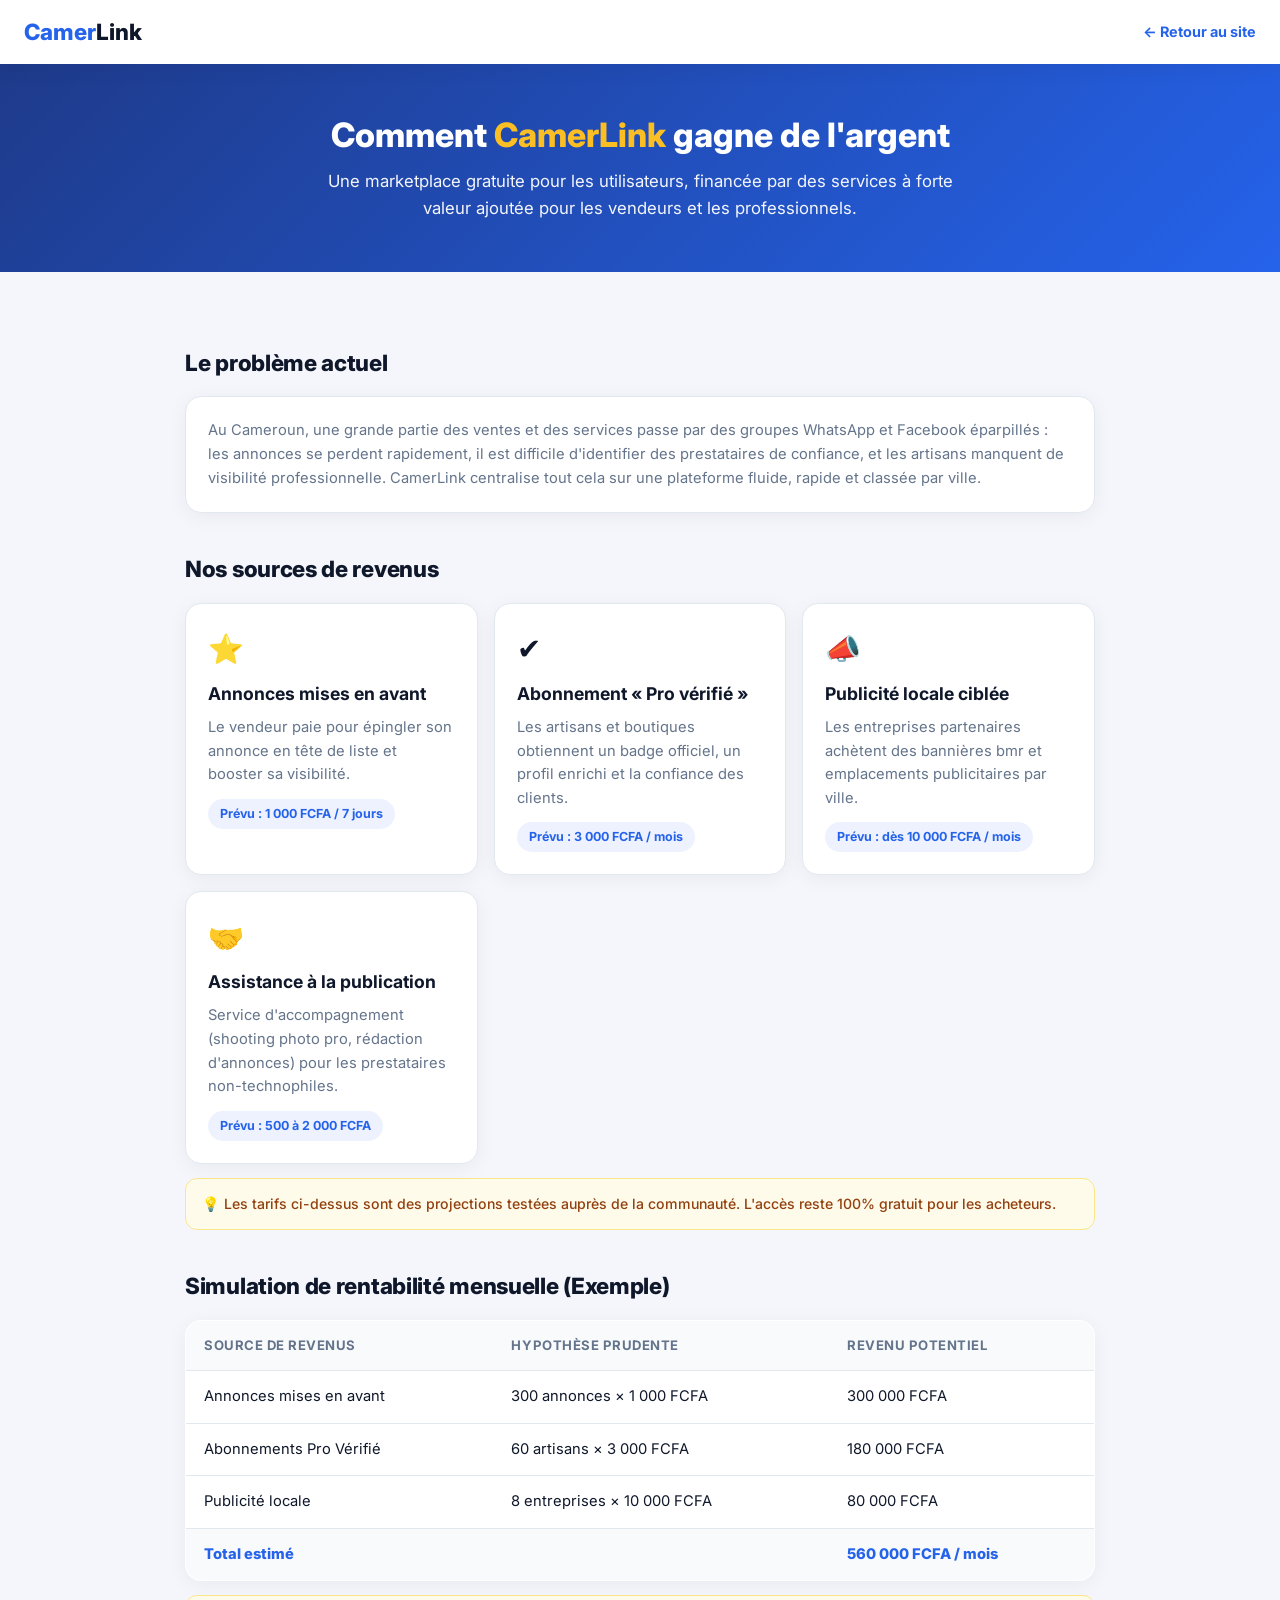
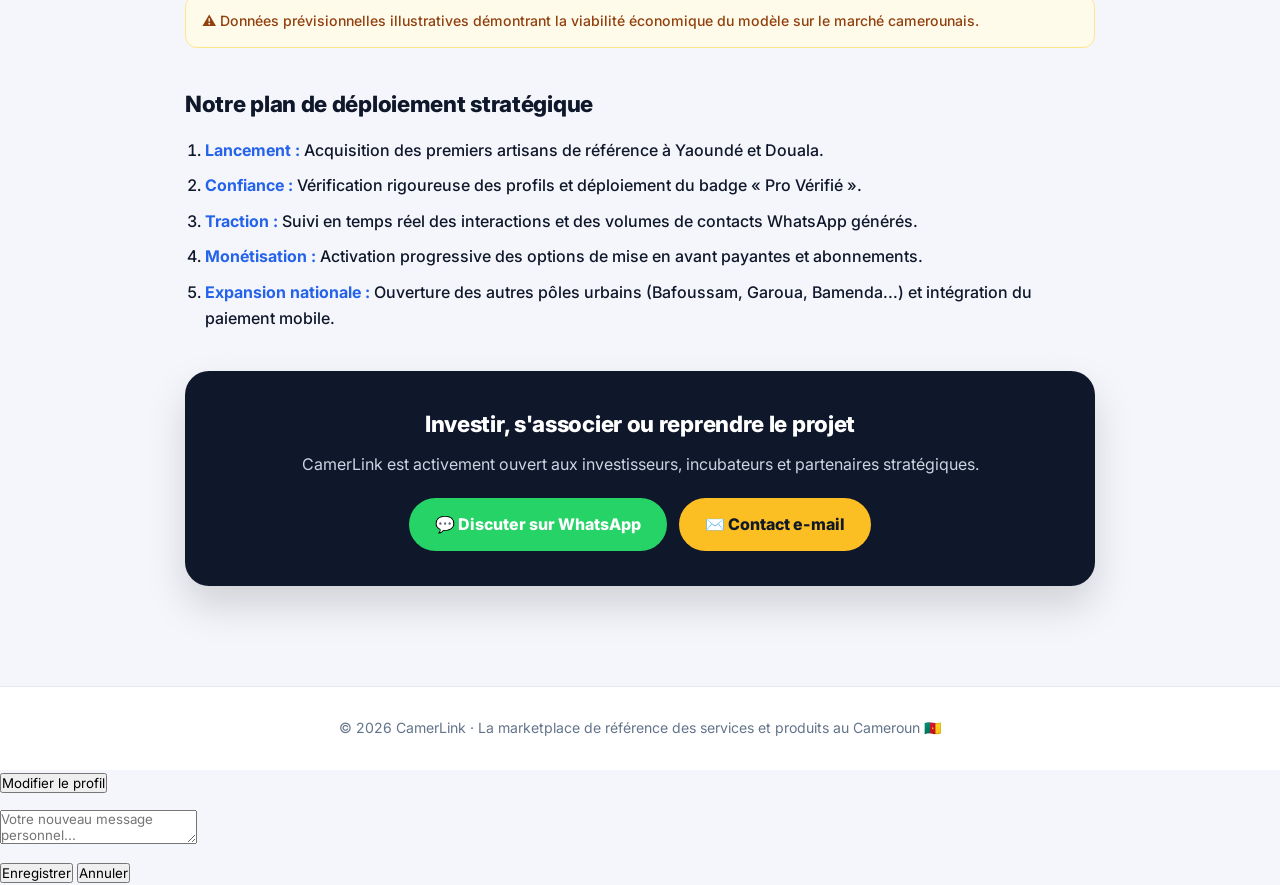
<file: modele.html>
<!DOCTYPE html>
<html lang="fr">
<head>
<meta charset="UTF-8">
<meta name="viewport" content="width=device-width, initial-scale=1.0">
<title>Modèle économique · CamerLink</title>
<link rel="stylesheet" href="https://fonts.googleapis.com/css2?family=Inter:wght@400;600;700;800&display=swap">
<style>
  :root {
    --primary: #2563eb;
    --primary-dark: #1d4ed8;
    --accent: #fbbf24;
    --bg: #f4f6fb;
    --surface: #ffffff;
    --text: #0f172a;
    --text-light: #64748b;
    --border: #e2e8f0;
    --radius: 16px;
    --shadow: 0 4px 20px rgba(15, 23, 42, 0.05);
  }

  * { margin:0; padding:0; box-sizing:border-box; font-family:'Inter', sans-serif; }
  body { background: var(--bg); color: var(--text); line-height: 1.6; }
  
  header { background: var(--surface); padding: 14px 24px; display: flex; justify-content: space-between; align-items: center; box-shadow: var(--shadow); position: sticky; top: 0; z-index: 100; }
  .logo { font-size: 1.4rem; font-weight: 800; color: var(--primary); text-decoration: none; }
  .logo span { color: var(--text); }
  .back { color: var(--primary); font-weight: 700; text-decoration: none; font-size: .9rem; }
  .back:hover { text-decoration: underline; }

  .hero { background: linear-gradient(135deg, #1e3a8a 0%, #2563eb 100%); color: #fff; text-align: center; padding: 50px 20px; }
  .hero h1 { font-size: 2.1rem; font-weight: 800; line-height: 1.25; margin-bottom: 12px; }
  .hero h1 span { color: var(--accent); }
  .hero p { max-width: 650px; margin: auto; opacity: .95; font-size: 1.05rem; }

  main { max-width: 950px; margin: auto; padding: 35px 20px 60px; }
  h2 { font-size: 1.4rem; font-weight: 800; margin: 38px 0 16px; letter-spacing: -0.3px; }
  
  .grid { display: grid; grid-template-columns: repeat(auto-fit, minmax(260px, 1fr)); gap: 16px; }
  .box { background: var(--surface); border-radius: var(--radius); padding: 22px; box-shadow: var(--shadow); border: 1px solid var(--border); }
  .box .ico { font-size: 1.8rem; margin-bottom: 8px; }
  .box h3 { margin: 6px 0 8px; font-size: 1.1rem; font-weight: 700; }
  .box p { color: var(--text-light); font-size: 0.92rem; }
  .tag { display: inline-block; background: #eef2ff; color: var(--primary); padding: 5px 12px; border-radius: 999px; font-size: 0.78rem; font-weight: 700; margin-top: 12px; }

  .note { background: #fffbeb; border: 1px solid #fde68a; color: #92400e; padding: 14px 16px; border-radius: 12px; font-size: 0.88rem; margin-top: 14px; font-weight: 500; }
  
  table { width: 100%; border-collapse: collapse; background: var(--surface); border-radius: var(--radius); overflow: hidden; box-shadow: var(--shadow); font-size: 0.92rem; border: 1px solid var(--border); }
  th, td { padding: 14px 18px; text-align: left; border-bottom: 1px solid var(--border); }
  th { background: #f8fafc; font-size: 0.82rem; text-transform: uppercase; letter-spacing: 0.04em; color: var(--text-light); font-weight: 700; }
  tr.total td { font-weight: 800; color: var(--primary); border-bottom: none; background: #f8fafc; }

  ol.steps { margin-left: 20px; color: var(--text); }
  ol.steps li { margin-bottom: 10px; font-weight: 500; }
  ol.steps li b { color: var(--primary); }

  .cta { background: #0f172a; color: #fff; border-radius: 24px; padding: 35px 24px; text-align: center; margin-top: 40px; box-shadow: 0 20px 40px rgba(0,0,0,0.15); }
  .cta h2 { color: white; margin: 0 0 10px; }
  .cta p { color: #cbd5e1; margin-bottom: 20px; font-size: 1rem; }
  .cta-buttons { display: flex; justify-content: center; gap: 12px; flex-wrap: wrap; }
  .cta a { display: inline-block; background: var(--accent); color: #111827; font-weight: 800; padding: 14px 26px; border-radius: 999px; text-decoration: none; transition: transform 0.2s; }
  .cta a:hover { transform: translateY(-2px); }
  .cta a.alt { background: #25d366; color: #fff; }

  footer { text-align: center; color: var(--text-light); font-size: 0.88rem; padding: 30px; border-top: 1px solid var(--border); margin-top: 40px; background: white; }
</style>
</head>
<body>

<header>
  <a class="logo" href="index.html">Camer<span>Link</span></a>
  <a class="back" href="index.html">← Retour au site</a>
</header>

<section class="hero">
  <h1>Comment <span>CamerLink</span> gagne de l'argent</h1>
  <p>Une marketplace gratuite pour les utilisateurs, financée par des services à forte valeur ajoutée pour les vendeurs et les professionnels.</p>
</section>

<main>

  <h2>Le problème actuel</h2>
  <div class="box">
    <p>Au Cameroun, une grande partie des ventes et des services passe par des groupes WhatsApp et Facebook éparpillés : les annonces se perdent rapidement, il est difficile d'identifier des prestataires de confiance, et les artisans manquent de visibilité professionnelle. CamerLink centralise tout cela sur une plateforme fluide, rapide et classée par ville.</p>
  </div>

  <h2>Nos sources de revenus</h2>
  <div class="grid">
    <div class="box">
      <div class="ico">⭐</div>
      <h3>Annonces mises en avant</h3>
      <p>Le vendeur paie pour épingler son annonce en tête de liste et booster sa visibilité.</p>
      <span class="tag">Prévu : 1 000 FCFA / 7 jours</span>
    </div>
    <div class="box">
      <div class="ico">✔</div>
      <h3>Abonnement « Pro vérifié »</h3>
      <p>Les artisans et boutiques obtiennent un badge officiel, un profil enrichi et la confiance des clients.</p>
      <span class="tag">Prévu : 3 000 FCFA / mois</span>
    </div>
    <div class="box">
      <div class="ico">📣</div>
      <h3>Publicité locale ciblée</h3>
      <p>Les entreprises partenaires achètent des bannières bmr et emplacements publicitaires par ville.</p>
      <span class="tag">Prévu : dès 10 000 FCFA / mois</span>
    </div>
    <div class="box">
      <div class="ico">🤝</div>
      <h3>Assistance à la publication</h3>
      <p>Service d'accompagnement (shooting photo pro, rédaction d'annonces) pour les prestataires non-technophiles.</p>
      <span class="tag">Prévu : 500 à 2 000 FCFA</span>
    </div>
  </div>
  <div class="note">💡 Les tarifs ci-dessus sont des projections testées auprès de la communauté. L'accès reste 100% gratuit pour les acheteurs.</div>

  <h2>Simulation de rentabilité mensuelle (Exemple)</h2>
  <table>
    <tr><th>Source de revenus</th><th>Hypothèse prudente</th><th>Revenu potentiel</th></tr>
    <tr><td>Annonces mises en avant</td><td>300 annonces × 1 000 FCFA</td><td>300 000 FCFA</td></tr>
    <tr><td>Abonnements Pro Vérifié</td><td>60 artisans × 3 000 FCFA</td><td>180 000 FCFA</td></tr>
    <tr><td>Publicité locale</td><td>8 entreprises × 10 000 FCFA</td><td>80 000 FCFA</td></tr>
    <tr class="total"><td>Total estimé</td><td></td><td>560 000 FCFA / mois</td></tr>
  </table>
  <div class="note">⚠️ Données prévisionnelles illustratives démontrant la viabilité économique du modèle sur le marché camerounais.</div>

  <h2>Notre plan de déploiement stratégique</h2>
  <ol class="steps">
    <li><b>Lancement :</b> Acquisition des premiers artisans de référence à Yaoundé et Douala.</li>
    <li><b>Confiance :</b> Vérification rigoureuse des profils et déploiement du badge « Pro Vérifié ».</li>
    <li><b>Traction :</b> Suivi en temps réel des interactions et des volumes de contacts WhatsApp générés.</li>
    <li><b>Monétisation :</b> Activation progressive des options de mise en avant payantes et abonnements.</li>
    <li><b>Expansion nationale :</b> Ouverture des autres pôles urbains (Bafoussam, Garoua, Bamenda...) et intégration du paiement mobile.</li>
  </ol>

  <div class="cta">
    <h2>Investir, s'associer ou reprendre le projet</h2>
    <p>CamerLink est activement ouvert aux investisseurs, incubateurs et partenaires stratégiques.</p>
    <div class="cta-buttons">
      <a href="https://wa.me/2376XXXXXXXX?text=Bonjour,%20je%20suis%20intéressé(e)%20par%20le%20projet%20CamerLink" class="alt" target="_blank" rel="noopener">💬 Discuter sur WhatsApp</a>
      <a href="mailto:tchoyieric@gmail.com">✉️ Contact e-mail</a>
    </div>
  </div>

</main>

<footer>
  <p>© 2026 CamerLink · La marketplace de référence des services et produits au Cameroun 🇨🇲</p>
</footer>

</body>
</html>
<div class="profile-header-actions">
  <!-- Bouton pour basculer en mode édition -->
  <button id="edit-profile-btn" class="btn-secondary">Modifier le profil</button>
</div>

<!-- Formulaire caché par défaut qui s'affiche lors du clic sur le bouton -->
<div id="edit-profile-form" class="edit-form hidden" style="margin-top: 15px;">
  <textarea id="edit-bio-input" class="form-input" placeholder="Votre nouveau message personnel..."></textarea>
  <div class="form-actions" style="margin-top: 8px;">
    <button id="save-profile-btn" class="btn-primary">Enregistrer</button>
    <button id="cancel-profile-btn" class="btn-secondary">Annuler</button>
  </div>
</div>
</file>
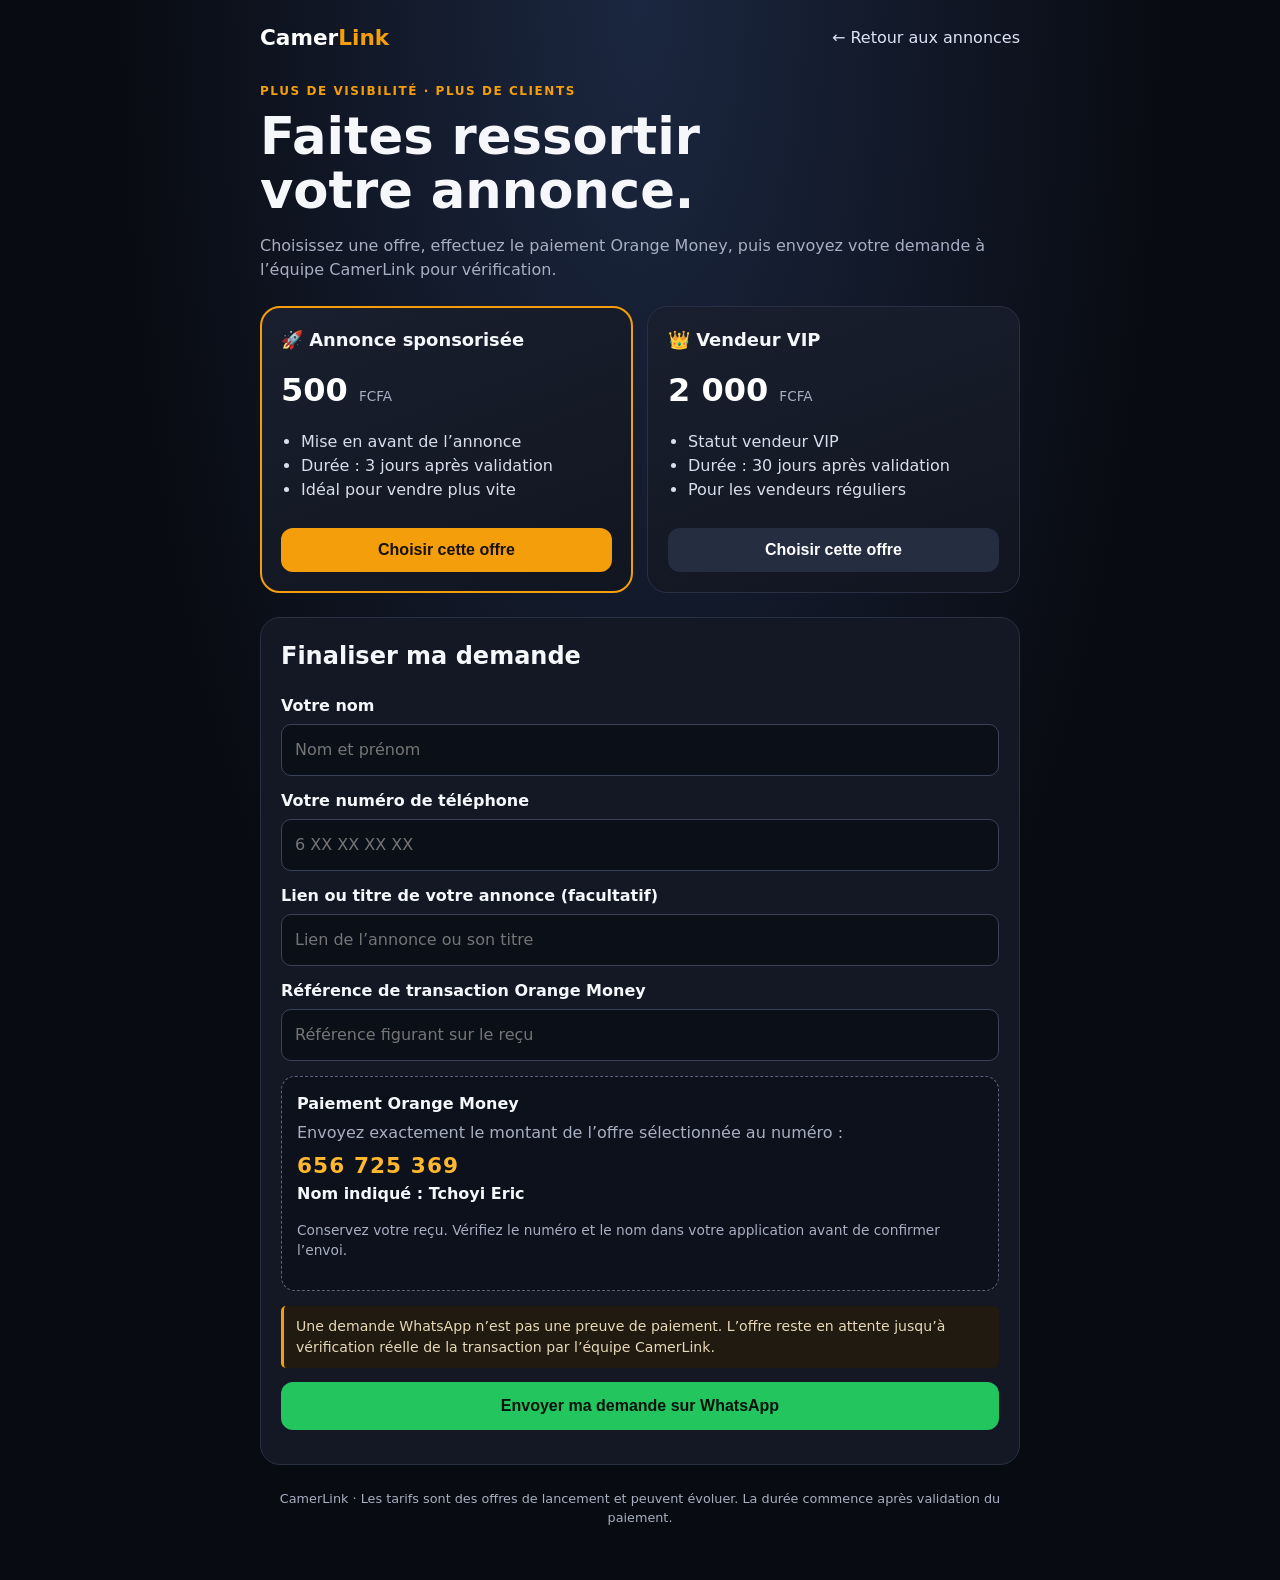
<file: monetisation.html>
<!DOCTYPE html>
<html lang="fr">
<head>
<meta charset="UTF-8">
<meta name="viewport" content="width=device-width, initial-scale=1">
<meta name="theme-color" content="#090b12">
<title>Promouvoir mon annonce — CamerLink</title>
<style>
:root{color-scheme:dark;--bg:#090b12;--panel:#141824;--line:#293044;--text:#f5f7fb;--muted:#a7afc2;--accent:#f59e0b;--green:#22c55e}
*{box-sizing:border-box}body{margin:0;background:radial-gradient(ellipse at top,#1b2740 0,var(--bg) 58%);color:var(--text);font:16px/1.5 Inter,system-ui,sans-serif;min-height:100vh;padding:22px 14px 40px}.wrap{max-width:760px;margin:auto}.top{display:flex;justify-content:space-between;align-items:center;gap:12px;margin-bottom:28px}.brand{font-weight:900;font-size:1.35rem;text-decoration:none;color:white}.brand span{color:var(--accent)}.back{color:#dce3f5;text-decoration:none}.eyebrow{color:var(--accent);font-weight:800;text-transform:uppercase;letter-spacing:.13em;font-size:.75rem}h1{font-size:clamp(2rem,7vw,3.2rem);line-height:1.05;margin:10px 0 12px}p{color:var(--muted)}.plans{display:grid;grid-template-columns:repeat(auto-fit,minmax(230px,1fr));gap:14px;margin:24px 0}.plan{background:linear-gradient(160deg,#191f2e,#111520);border:1px solid var(--line);border-radius:20px;padding:20px}.plan.selected{border:2px solid var(--accent);padding:19px}.plan h2{font-size:1.12rem;margin:0 0 8px}.price{font-size:2rem;font-weight:900;margin:12px 0;color:white}.price small{font-size:.85rem;color:var(--muted);font-weight:500}.plan ul{padding-left:20px;color:#d8deeb;min-height:82px}.choose{width:100%;padding:13px;border:0;border-radius:12px;background:#252d40;color:white;font-weight:800;font-size:1rem;cursor:pointer}.selected .choose{background:var(--accent);color:#17120a}.panel{background:var(--panel);border:1px solid var(--line);border-radius:20px;padding:20px;margin-top:18px}.field{display:block;margin:13px 0}.field span{display:block;font-weight:700;margin-bottom:6px}.field input{width:100%;background:#0b0f18;color:white;border:1px solid #394258;border-radius:10px;padding:13px;font:inherit}.paybox{background:#0c111c;border:1px dashed #59657e;padding:15px;border-radius:14px;margin:15px 0}.number{font-size:1.35rem;font-weight:900;letter-spacing:.05em;color:#ffb82e}.primary{display:block;width:100%;padding:15px;border:0;border-radius:12px;background:var(--green);color:#04130a;font-size:1rem;font-weight:900;cursor:pointer}.hint{font-size:.86rem}.notice{border-left:3px solid var(--accent);padding:10px 12px;background:#201a10;border-radius:5px;color:#e7d8b8;font-size:.88rem}.hide{display:none}.foot{text-align:center;font-size:.8rem;margin-top:24px}
</style>
</head>
<body>
<div class="wrap">
<header class="top"><a class="brand" href="/">Camer<span>Link</span></a><a class="back" href="/">← Retour aux annonces</a></header>
<div class="eyebrow">Plus de visibilité · Plus de clients</div>
<h1>Faites ressortir<br>votre annonce.</h1>
<p>Choisissez une offre, effectuez le paiement Orange Money, puis envoyez votre demande à l’équipe CamerLink pour vérification.</p>
<div class="plans">
<section class="plan selected" data-plan="sponsor" data-price="500" data-duration="3 jours">
<h2>🚀 Annonce sponsorisée</h2><div class="price">500 <small>FCFA</small></div><ul><li>Mise en avant de l’annonce</li><li>Durée : 3 jours après validation</li><li>Idéal pour vendre plus vite</li></ul><button class="choose" type="button">Choisir cette offre</button>
</section>
<section class="plan" data-plan="vip" data-price="2000" data-duration="30 jours">
<h2>👑 Vendeur VIP</h2><div class="price">2 000 <small>FCFA</small></div><ul><li>Statut vendeur VIP</li><li>Durée : 30 jours après validation</li><li>Pour les vendeurs réguliers</li></ul><button class="choose" type="button">Choisir cette offre</button>
</section>
</div>
<section class="panel">
<h2 style="margin-top:0">Finaliser ma demande</h2>
<form id="requestForm">
<label class="field"><span>Votre nom</span><input id="customerName" required maxlength="80" placeholder="Nom et prénom"></label>
<label class="field"><span>Votre numéro de téléphone</span><input id="customerPhone" required type="tel" maxlength="24" placeholder="6 XX XX XX XX"></label>
<label class="field"><span>Lien ou titre de votre annonce (facultatif)</span><input id="adRef" maxlength="180" placeholder="Lien de l’annonce ou son titre"></label>
<label class="field"><span>Référence de transaction Orange Money</span><input id="transaction" required maxlength="100" placeholder="Référence figurant sur le reçu"></label>
<div class="paybox"><div style="font-weight:800">Paiement Orange Money</div><p style="margin:5px 0">Envoyez exactement le montant de l’offre sélectionnée au numéro :</p><div class="number">656 725 369</div><div style="font-weight:700">Nom indiqué : Tchoyi Eric</div><p class="hint">Conservez votre reçu. Vérifiez le numéro et le nom dans votre application avant de confirmer l’envoi.</p></div>
<p class="notice">Une demande WhatsApp n’est pas une preuve de paiement. L’offre reste en attente jusqu’à vérification réelle de la transaction par l’équipe CamerLink.</p>
<button class="primary" type="submit">Envoyer ma demande sur WhatsApp</button>
<p id="status" class="hint" aria-live="polite"></p>
</form>
</section>
<p class="foot">CamerLink · Les tarifs sont des offres de lancement et peuvent évoluer. La durée commence après validation du paiement.</p>
</div>
<script>
(function(){
 const cards=[...document.querySelectorAll('.plan')];let selected=cards[0];
 cards.forEach(card=>card.querySelector('button').addEventListener('click',()=>{
  selected=card;cards.forEach(c=>c.classList.toggle('selected',c===selected));
  document.getElementById('status').textContent='Offre choisie : '+(selected.dataset.plan==='vip'?'Vendeur VIP':'Annonce sponsorisée')+' — '+selected.dataset.price+' FCFA.';
 }));
 document.getElementById('requestForm').addEventListener('submit',function(e){
  e.preventDefault();
  const name=document.getElementById('customerName').value.trim();
  const phone=document.getElementById('customerPhone').value.trim();
  const ref=document.getElementById('adRef').value.trim()||'Non précisé';
  const tx=document.getElementById('transaction').value.trim();
  const plan=selected.dataset.plan==='vip'?'Vendeur VIP (30 jours)':'Annonce sponsorisée (3 jours)';
  const amount=selected.dataset.price;
  const message='Bonjour CamerLink, je demande l’activation d’une offre.\nOffre : '+plan+'\nMontant : '+amount+' FCFA\nNom : '+name+'\nTéléphone du demandeur : '+phone+'\nAnnonce : '+ref+'\nRéférence de transaction déclarée : '+tx+'\nMerci de vérifier le paiement avant activation.';
  document.getElementById('status').textContent='Ouverture de WhatsApp. Votre demande sera en attente de vérification.';
  window.location.href='https://wa.me/237656725369?text='+encodeURIComponent(message);
 });
})();
</script>
</body>
</html>
</file>
